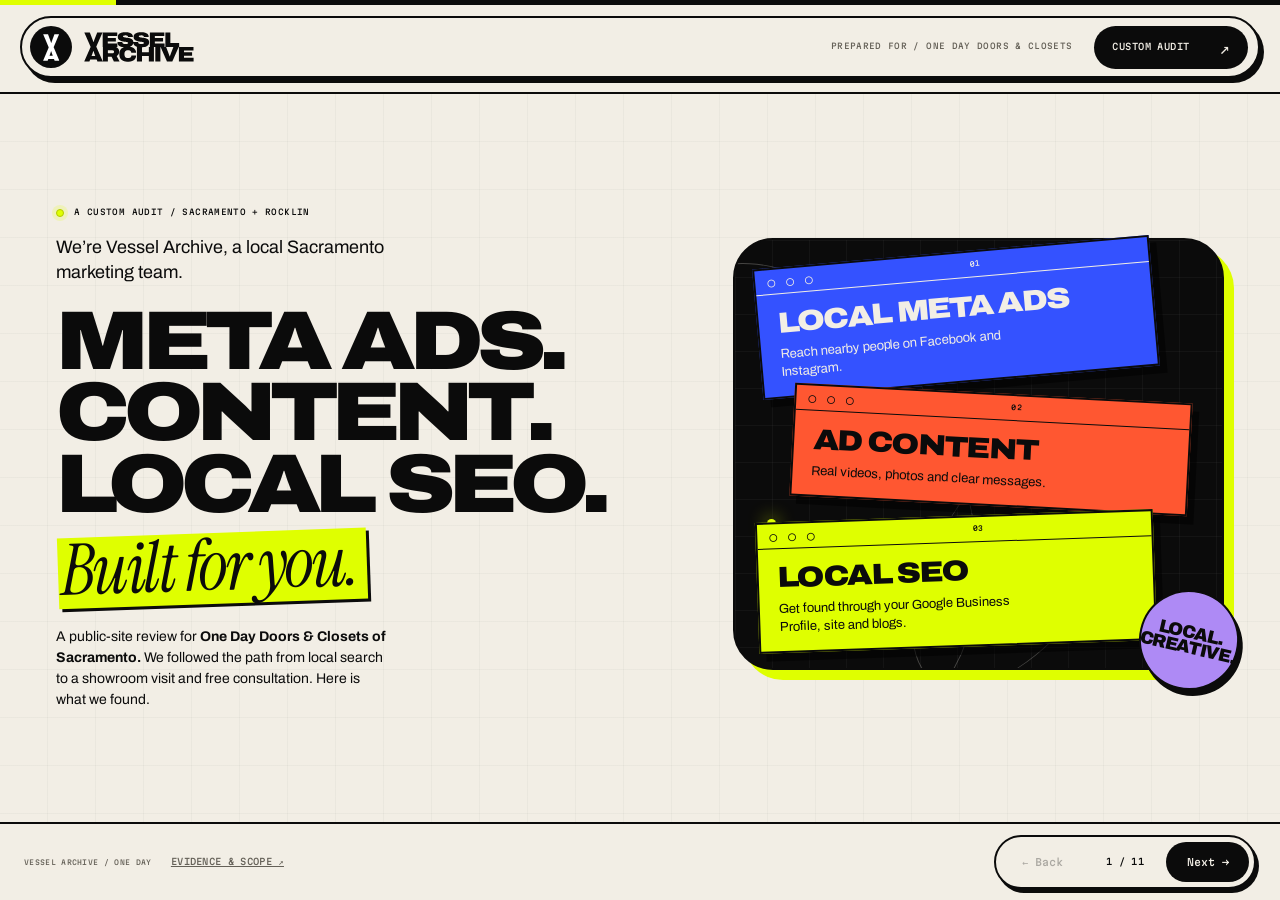
<file: index.html>
<!DOCTYPE html>
<html lang="en"><head><meta charset="utf-8"/><meta content="width=device-width,initial-scale=1,viewport-fit=cover" name="viewport"/><meta content="noindex,nofollow" name="robots"/><meta content="#f2eee5" name="theme-color"/><meta content="A screenshot-backed local website and creative audit for One Day Doors &amp; Closets of Sacramento, by Vessel Archive." name="description"/><title>One Day Doors &amp; Closets × Vessel Archive</title><link href="assets/VA_Symbol_Black.svg" rel="icon" type="image/svg+xml"/><link as="font" crossorigin="" href="assets/archivo.woff" rel="preload" type="font/woff"/><link href="styles.css" rel="stylesheet"/><script defer="" src="app.js"></script><link href="audit.css" rel="stylesheet"/><link href="revision.css" rel="stylesheet"/></head><body><div aria-hidden="true" class="reading-progress"><span id="progress"></span></div><header class="masthead"><a aria-label="Vessel Archive, first page" class="brand" href="#1"><span class="brand-disc"><img alt="" height="30" src="assets/VA_Symbol_White.svg" width="19"/></span><img alt="Vessel Archive" class="wordmark" height="36" src="assets/VA_Primary_Black.svg" width="124"/></a><span class="project-label mono">Prepared for / One Day Doors &amp; Closets</span><span class="nav-tag mono">Custom audit <span aria-hidden="true">↗</span></span></header><main aria-label="11-page public website audit" class="deck"><section aria-hidden="false" aria-label="Page 1" class="slide intro-slide graph" data-page="1" id="slide-1" tabindex="-1"><div class="slide-inner"><div class="cover-grid"><div class="cover-copy"><p class="eyebrow"><span class="signal"></span>A custom audit / Sacramento + Rocklin</p><p class="intro-note">We’re Vessel Archive, a local Sacramento marketing team.</p><h1 class="mega"><span>META ADS.</span><span>CONTENT.</span><span>LOCAL SEO.</span><em class="highlight">Built for you.</em></h1><p class="prepared">A public-site review for <strong>One Day Doors &amp; Closets of Sacramento.</strong> We followed the path from local search to a showroom visit and free consultation. Here is what we found.</p></div><div class="service-stage"><div class="stage-grid"><div class="orbit orbit-a"></div><div class="orbit orbit-b"></div><span class="orbit-point"></span></div><article class="service-window window cobalt"><div class="window-bar"><span class="window-dots">○ ○ ○</span><span>01</span><span></span></div><div class="service-copy"><h3>Local Meta ads</h3><p>Reach nearby people on Facebook and Instagram.</p></div></article><article class="service-window window orange"><div class="window-bar"><span class="window-dots">○ ○ ○</span><span>02</span><span></span></div><div class="service-copy"><h3>Ad content</h3><p>Real videos, photos and clear messages.</p></div></article><article class="service-window window acid"><div class="window-bar"><span class="window-dots">○ ○ ○</span><span>03</span><span></span></div><div class="service-copy"><h3>Local SEO</h3><p>Get found through your Google Business Profile, site and blogs.</p></div></article><div class="archive-sticker"><strong>LOCAL.<br/>CREATIVE.</strong></div></div></div></div></section>
<section aria-hidden="true" aria-label="Page 2" class="slide praise-slide graph" data-page="2" hidden="" id="slide-2" tabindex="-1"><div class="slide-inner"><div class="section-heading"><p class="eyebrow"><span class="signal"></span>What you do well</p><h2 class="mega"><span>Strong local proof.</span><em class="highlight">Worth building on.</em></h2></div><div class="evidence-grid"><div class="finding-copy"><p class="praise-body">People already have good reasons to trust your local team.</p><p>Your Google profile showed <strong>4.9 stars from 282 reviews.</strong> Your site also has a local project gallery with real door and closet work.</p><p>That is a strong base. The next step is to make the online path feel as clear and careful as the work itself.</p><p class="scope">Public pages checked November 9, 2026. Ratings change. We did not verify each review or measure sales.</p></div><div class="praise-proofs"><figure class="proof window"><div class="window-bar"><span>Google business profile</span><time datetime="2026-11-09">09 NOV 2026</time></div><a aria-label="Open full screenshot: Google business profile" class="proof-image" href="evidence/google-profile.png" rel="noopener" target="_blank"><img alt="Google business profile" loading="lazy" src="evidence/google-profile.png"/></a><figcaption><a href="https://g.page/r/CX6VemgRWB2BEB0" rel="noopener" target="_blank">Source page ↗</a><span>Tap to enlarge</span></figcaption></figure><figure class="proof window"><div class="window-bar"><span>Sacramento project gallery</span><time datetime="2026-11-09">09 NOV 2026</time></div><a aria-label="Open full screenshot: Sacramento project gallery" class="proof-image" href="evidence/local-projects.png" rel="noopener" target="_blank"><img alt="Sacramento project gallery" loading="lazy" src="evidence/local-projects.png"/></a><figcaption><a href="https://onedaydoorsandclosets.com/projects/sacramento-ca" rel="noopener" target="_blank">Source page ↗</a><span>Tap to enlarge</span></figcaption></figure></div></div></div></section>
<section aria-hidden="true" aria-label="Page 3" class="slide findings-slide paired-slide graph" data-page="3" hidden="" id="slide-3" tabindex="-1"><div class="slide-inner"><div class="section-heading"><p class="eyebrow"><span class="signal"></span>What we found / 1 of 3</p><h2 class="mega"><span>Local details.</span><em class="highlight">One clear answer.</em></h2></div><div class="paired-findings"><article class="paired-finding"><div class="paired-copy"><div class="finding-title"><span class="finding-id">01</span><h3>The map names the wrong city.</h3></div><p>The embedded map says Lincoln, CA 95648. The address beside it says Rocklin, CA 95765.</p><p class="fix-line"><strong>Our fix.</strong> Use the verified Google business pin, then test the map and directions link on a phone.</p><p class="scope">Observed page mismatch. The separate directions link opens the correct business profile.</p></div><div class="finding-proof"><figure class="proof window"><div class="window-bar"><span>Map label vs. printed address</span><time datetime="2026-11-09">09 NOV 2026</time></div><a aria-label="Open full screenshot: Map label vs. printed address" class="proof-image" href="evidence/sacramento-location.png" rel="noopener" target="_blank"><img alt="Map label vs. printed address" loading="lazy" src="evidence/sacramento-location.png"/></a><figcaption><a href="https://onedaydoorsandclosets.com/dealers/sacramento-ca" rel="noopener" target="_blank">Source page ↗</a><span>Tap to enlarge</span></figcaption></figure></div></article><article class="paired-finding"><div class="paired-copy"><div class="finding-title"><span class="finding-id">02</span><h3>Saturday hours do not match.</h3></div><p>Your site says 10 am–4 pm, by appointment. Google says 9 am–5 pm.</p><p class="fix-line"><strong>Our fix.</strong> Confirm the real Saturday hours and appointment rule. Show the same details everywhere.</p><p class="scope">We did not call or visit. This is a mismatch, not a claim about the true opening time.</p></div><div class="finding-proof proof-pair"><figure class="proof window"><div class="window-bar"><span>Site: Saturday 10–4 by appointment</span><time datetime="2026-11-09">09 NOV 2026</time></div><a aria-label="Open full screenshot: Site: Saturday 10–4 by appointment" class="proof-image" href="evidence/sacramento-location.png" rel="noopener" target="_blank"><img alt="Site: Saturday 10–4 by appointment" loading="lazy" src="evidence/sacramento-location.png"/></a><figcaption><a href="https://onedaydoorsandclosets.com/dealers/sacramento-ca" rel="noopener" target="_blank">Source page ↗</a><span>Tap to enlarge</span></figcaption></figure><figure class="proof window"><div class="window-bar"><span>Google: Saturday 9–5</span><time datetime="2026-11-09">09 NOV 2026</time></div><a aria-label="Open full screenshot: Google: Saturday 9–5" class="proof-image" href="evidence/google-hours.png" rel="noopener" target="_blank"><img alt="Google: Saturday 9–5" loading="lazy" src="evidence/google-hours.png"/></a><figcaption><a href="https://g.page/r/CX6VemgRWB2BEB0" rel="noopener" target="_blank">Source page ↗</a><span>Tap to enlarge</span></figcaption></figure></div></article></div></div></section>
<section aria-hidden="true" aria-label="Page 4" class="slide findings-slide paired-slide graph" data-page="4" hidden="" id="slide-4" tabindex="-1"><div class="slide-inner"><div class="section-heading"><p class="eyebrow"><span class="signal"></span>What we found / 2 of 3</p><h2 class="mega"><span>Faster pages.</span><em class="highlight">A more local story.</em></h2></div><div class="paired-findings"><article class="paired-finding"><div class="paired-copy"><div class="finding-title"><span class="finding-id">03</span><h3>A slow-phone test took 17 seconds.</h3></div><p>Google’s mobile lab test took 17.0 seconds to show the largest page element. Its speed score was 54/100.</p><p class="fix-line"><strong>Our fix.</strong> Lighten the first screen’s images and scripts. Retest on a slow connection.</p><p class="scope">One simulated test, not every visitor. Site-wide real-user speed data passed Google’s checks.</p></div><div class="finding-proof proof-pair"><figure class="proof window"><div class="window-bar"><span>Mobile lab test: LCP 17.0 seconds</span><time datetime="2026-11-09">09 NOV 2026</time></div><a aria-label="Open full screenshot: Mobile lab test: LCP 17.0 seconds" class="proof-image" href="evidence/psi-mobile-lab.png" rel="noopener" target="_blank"><img alt="Mobile lab test: LCP 17.0 seconds" loading="lazy" src="evidence/psi-mobile-lab.png"/></a><figcaption><a href="https://pagespeed.web.dev/analysis/https-onedaydoorsandclosets-com-dealers-sacramento-ca/okveh5j8fg?form_factor=mobile" rel="noopener" target="_blank">Source page ↗</a><span>Tap to enlarge</span></figcaption></figure><figure class="proof window"><div class="window-bar"><span>Origin-level real-user data: passed</span><time datetime="2026-11-09">09 NOV 2026</time></div><a aria-label="Open full screenshot: Origin-level real-user data: passed" class="proof-image" href="evidence/psi-mobile-field.png" rel="noopener" target="_blank"><img alt="Origin-level real-user data: passed" loading="lazy" src="evidence/psi-mobile-field.png"/></a><figcaption><a href="https://pagespeed.web.dev/analysis/https-onedaydoorsandclosets-com-dealers-sacramento-ca/okveh5j8fg?form_factor=mobile" rel="noopener" target="_blank">Source page ↗</a><span>Tap to enlarge</span></figcaption></figure></div></article><article class="paired-finding"><div class="paired-copy"><div class="finding-title"><span class="finding-id">04</span><h3>City pages repeat the same story.</h3></div><p>The Rocklin and Sacramento pages use the same main service copy with city names swapped.</p><p class="fix-line"><strong>Our fix.</strong> Give each city real local projects, photos and helpful answers. Link to the local team.</p><p class="scope">Observed content pattern. We did not measure a search penalty or lost rankings.</p></div><div class="finding-proof proof-pair"><figure class="proof window"><div class="window-bar"><span>Rocklin service copy</span><time datetime="2026-11-09">09 NOV 2026</time></div><a aria-label="Open full screenshot: Rocklin service copy" class="proof-image" href="evidence/rocklin-service-copy.png" rel="noopener" target="_blank"><img alt="Rocklin service copy" loading="lazy" src="evidence/rocklin-service-copy.png"/></a><figcaption><a href="https://onedaydoorsandclosets.com/cities/rocklin-ca" rel="noopener" target="_blank">Source page ↗</a><span>Tap to enlarge</span></figcaption></figure><figure class="proof window"><div class="window-bar"><span>Sacramento service copy</span><time datetime="2026-11-09">09 NOV 2026</time></div><a aria-label="Open full screenshot: Sacramento service copy" class="proof-image" href="evidence/sacramento-service-copy.png" rel="noopener" target="_blank"><img alt="Sacramento service copy" loading="lazy" src="evidence/sacramento-service-copy.png"/></a><figcaption><a href="https://onedaydoorsandclosets.com/cities/sacramento-ca" rel="noopener" target="_blank">Source page ↗</a><span>Tap to enlarge</span></figcaption></figure></div></article></div></div></section>
<section aria-hidden="true" aria-label="Page 5" class="slide findings-slide paired-slide graph" data-page="5" hidden="" id="slide-5" tabindex="-1"><div class="slide-inner"><div class="section-heading"><p class="eyebrow"><span class="signal"></span>What we found / 3 of 3</p><h2 class="mega"><span>The next step.</span><em class="highlight">A fresh reason to act.</em></h2></div><div class="paired-findings"><article class="paired-finding"><div class="paired-copy"><div class="finding-title"><span class="finding-id">05</span><h3>The form leaves “what next?” open.</h3></div><p>The consultation form asks for contact and project details, but gives no clear staff reply time or time-slot choice.</p><p class="fix-line"><strong>Our fix.</strong> Add a realistic reply window and explain the next step. Only promise what the team can keep.</p><p class="scope">We inspected the form without submitting. Actual response speed is unknown.</p></div><div class="finding-proof"><figure class="proof window"><div class="window-bar"><span>Free consultation request form</span><time datetime="2026-11-09">09 NOV 2026</time></div><a aria-label="Open full screenshot: Free consultation request form" class="proof-image" href="evidence/consultation-form.png" rel="noopener" target="_blank"><img alt="Free consultation request form" loading="lazy" src="evidence/consultation-form.png"/></a><figcaption><a href="https://onedaydoorsandclosets.com/dealers/sacramento-ca" rel="noopener" target="_blank">Source page ↗</a><span>Tap to enlarge</span></figcaption></figure></div></article><article class="paired-finding"><div class="paired-copy"><div class="finding-title"><span class="finding-id">06</span><h3>Several ads share one sale hook.</h3></div><p>Several active Sacramento ads start with the same Fall sale message. Other ads explain the one-day process.</p><p class="fix-line"><strong>Our fix.</strong> Test a local homeowner story beside the sale ads. Follow one real room from before to after.</p><p class="scope">Creative test idea, not proof the current ads are weak. Spend and results were unavailable.</p></div><div class="finding-proof"><figure class="proof window"><div class="window-bar"><span>Active ads with repeated sale copy</span><time datetime="2026-11-09">09 NOV 2026</time></div><a aria-label="Open full screenshot: Active ads with repeated sale copy" class="proof-image" href="evidence/meta-repeat-hooks.png" rel="noopener" target="_blank"><img alt="Active ads with repeated sale copy" loading="lazy" src="evidence/meta-repeat-hooks.png"/></a><figcaption><a href="https://www.facebook.com/ads/library/?active_status=active&amp;ad_type=all&amp;country=US&amp;view_all_page_id=113342071382719" rel="noopener" target="_blank">Source page ↗</a><span>Tap to enlarge</span></figcaption></figure></div></article></div></div></section>
<section aria-hidden="true" aria-label="Page 6" class="slide fixes-slide dark" data-page="6" hidden="" id="slide-6" tabindex="-1"><div class="slide-inner"><div class="section-heading"><p class="eyebrow"><span class="signal"></span>How we would help / 1 of 2</p><h2 class="mega"><span>Here’s the fix.</span><em class="highlight">Make every visit easier.</em></h2></div><div class="audit-rows"><article class="audit-row"><span class="row-number fix-number">01 + 02</span><div class="row-content"><h3>One trusted showroom destination</h3><p>Match the map, Google profile and site hours. Keep the appointment rule clear. Check directions and tap-to-call links on a real phone.</p></div></article><article class="audit-row"><span class="row-number fix-number">03 + 05</span><div class="row-content"><h3>A lighter page. A clearer next step.</h3><p>Make the first screen faster, keep the local phone number easy to find, and explain what happens after a consultation request. Measure completed requests before judging the changes.</p></div></article></div></div></section>
<section aria-hidden="true" aria-label="Page 7" class="slide fixes-slide dark" data-page="7" hidden="" id="slide-7" tabindex="-1"><div class="slide-inner"><div class="section-heading"><p class="eyebrow"><span class="signal"></span>How we would help / 2 of 2</p><h2 class="mega"><span>Here’s the fix.</span><em class="highlight">Let local work lead.</em></h2></div><div class="audit-rows"><article class="audit-row"><span class="row-number fix-number">04 + 06</span><div class="row-content"><h3>Turn real projects into local stories</h3><p>Pair each city page with a nearby project, a homeowner’s goal and a finished room. Use short clips to show the scan, fitting and final reveal. Get permission before filming customers or homes.</p></div></article><article class="audit-row"><span class="row-number fix-number">TEST</span><div class="row-content"><h3>Connect interest to real consultations</h3><p>With approved account access, check ad and form tracking first. Measure qualified calls, booked visits and completed jobs. Compare creative ideas fairly before changing spend.</p></div></article></div></div></section>
<section aria-hidden="true" aria-label="Page 8" class="slide videos-slide graph" data-page="8" hidden="" id="slide-8" tabindex="-1"><div class="slide-inner"><div class="section-heading"><p class="eyebrow"><span class="signal"></span>Ideas for your next shoot</p><h2 class="mega"><span>REAL VIDEOS.</span><em class="highlight">Made for your business.</em></h2></div><div class="creative-cards"><article class="creative-card window cobalt"><div class="window-bar"><span class="window-dots">○ ○ ○</span><span>Video idea</span><span>01</span></div><div class="creative-copy"><span class="creative-number">01</span><div><h3>One room. One clear before and after.</h3><p>Open on the old doors, show the key work steps, then reveal the finished space. Let the homeowner explain what changed. Keep any timing claim true to that job.</p></div></div></article><article class="creative-card window orange"><div class="window-bar"><span class="window-dots">○ ○ ○</span><span>Video idea</span><span>02</span></div><div class="creative-copy"><span class="creative-number">02</span><div><h3>What happens at the free consultation?</h3><p>Follow a local team member through the visit, design choices and scan. Answer the questions people ask before booking. End with one clear next step.</p></div></div></article><article class="creative-card window acid"><div class="window-bar"><span class="window-dots">○ ○ ○</span><span>Video idea</span><span>03</span></div><div class="creative-copy"><span class="creative-number">03</span><div><h3>Meet the Rocklin team</h3><p>Show who welcomes a visitor and fits the doors. Add a quick showroom walk-through, the right address and the appointment rule. Make the local team easy to recognize.</p></div></div></article></div></div></section>
<section aria-hidden="true" aria-label="Page 9" class="slide roadmap-slide roadmap-first dark" data-page="9" hidden="" id="slide-9" tabindex="-1"><div class="slide-inner"><div class="section-heading"><p class="eyebrow"><span class="signal"></span>A proposed starting plan / 1 of 2</p><h2 class="mega"><span>THE FIRST</span><em class="highlight">90 days.</em></h2></div><div class="roadmap-cards roadmap-pair"><article class="roadmap-card window acid"><div class="roadmap-copy"><span class="roadmap-label mono">Days 1–30</span><div><h3>Build the foundation</h3><p>Confirm location details. Set a clear baseline for calls and forms. Fix the first-screen speed issues, plan one local shoot and build the first city-page improvements.</p></div></div></article><article class="roadmap-card window cobalt"><div class="roadmap-copy"><span class="roadmap-label mono">Days 31–60</span><div><h3>Launch and learn</h3><p>With your approval, test local project clips beside the current offer. Check which messages lead to useful calls and booked consultations, not just views. Refine the page and form.</p></div></div></article></div><p class="roadmap-note mono">Proposed plan only. Timing, access, content and any ad budget need approval.</p></div></section>
<section aria-hidden="true" aria-label="Page 10" class="slide roadmap-slide roadmap-second dark" data-page="10" hidden="" id="slide-10" tabindex="-1"><div class="slide-inner"><div class="section-heading"><p class="eyebrow"><span class="signal"></span>A proposed starting plan / 2 of 2</p><h2 class="mega"><span>KEEP IT</span><em class="highlight">moving.</em></h2></div><div class="roadmap-finish"><div class="roadmap-cards roadmap-single"><article class="roadmap-card window orange"><div class="roadmap-copy"><span class="roadmap-label mono">Days 61–90</span><div><h3>Build on real results</h3><p>Make more of the content that brings qualified interest. Improve the local pages and follow-up path. Report what changed, what worked and what still needs testing.</p></div></div></article></div><div class="roadmap-loop"><span class="mono">Then, every month</span><p>Then repeat each month: shoot, test, learn and improve.</p></div></div><p class="roadmap-note mono">Proposed plan only. Timing, access, content and any ad budget need approval.</p></div></section>
<section aria-hidden="true" aria-label="Page 11" class="slide close-slide graph" data-page="11" hidden="" id="slide-11" tabindex="-1"><div class="slide-inner"><div class="close-top"><div><p class="eyebrow"><span class="signal"></span>From one local team to another</p><h2 class="mega"><span>Good local businesses deserve </span><em class="highlight">to grow.</em></h2></div><div class="closing-symbol"><img alt="" src="assets/VA_Symbol_Black.svg"/></div></div><div class="close-bottom"><p class="lead">Whether we work together or not, we hope this helps. Your local work deserves a clear path from first look to first visit. We can talk through the next step when you’re ready.</p><div class="actions"><a class="button" href="mailto:teo@vessel-archive.com">Plan a quick call <span>↗</span></a><a class="work-link mono" href="https://vessel-archive.com/" rel="noopener" target="_blank">See our work <span>↗</span></a></div></div><div class="footer-wordmark"><img alt="Vessel Archive" src="assets/VA_Primary_Black.svg"/></div></div></section></main><footer class="deck-footer"><span class="footer-label mono">Vessel Archive / One Day <a href="audit-notes.html" rel="noopener" target="_blank">Evidence &amp; scope ↗</a></span><nav aria-label="Page navigation" class="controls"><button aria-label="Previous page" disabled="" id="back" type="button">← <span>Back</span></button><div class="count mono"><strong id="page-number">1 / 11</strong></div><button aria-label="Next page" id="next" type="button"><span>Next</span> →</button></nav></footer><div aria-atomic="true" aria-live="polite" class="visually-hidden" id="page-status"></div></body></html>
</file>
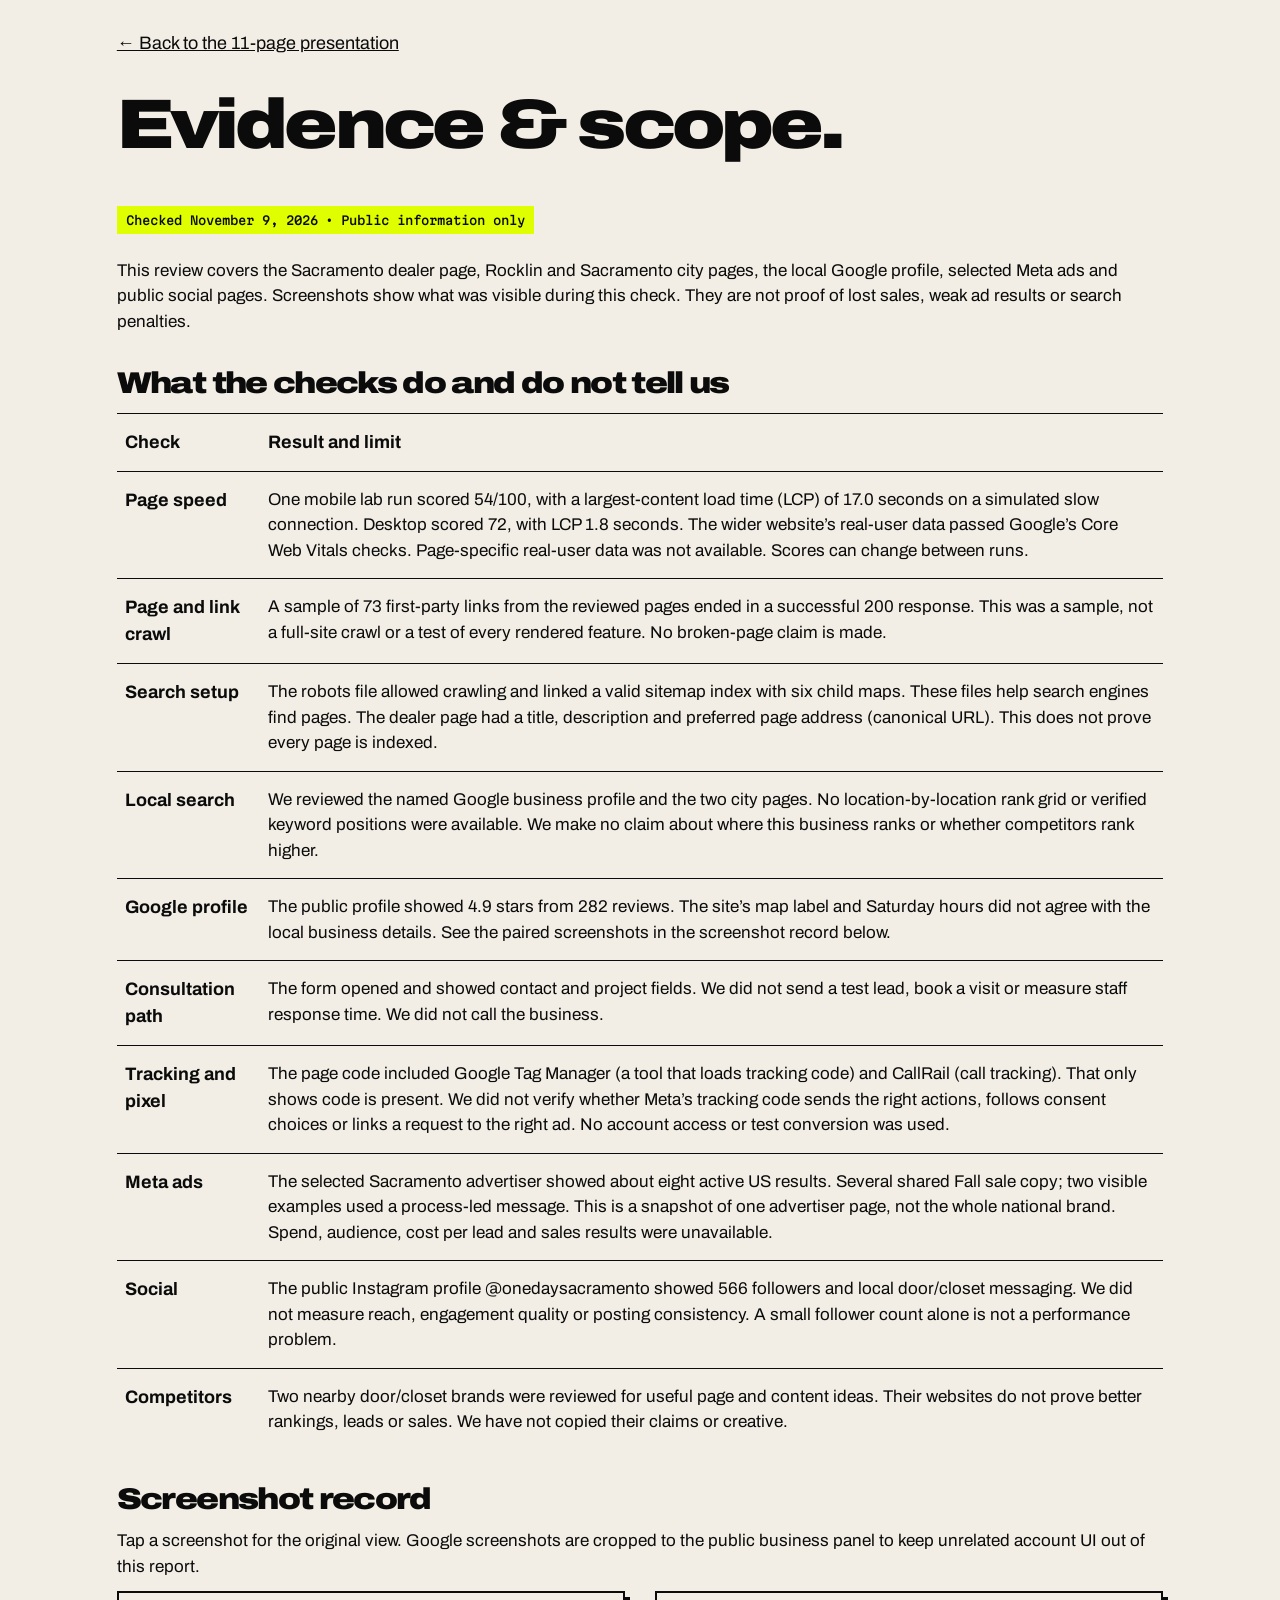
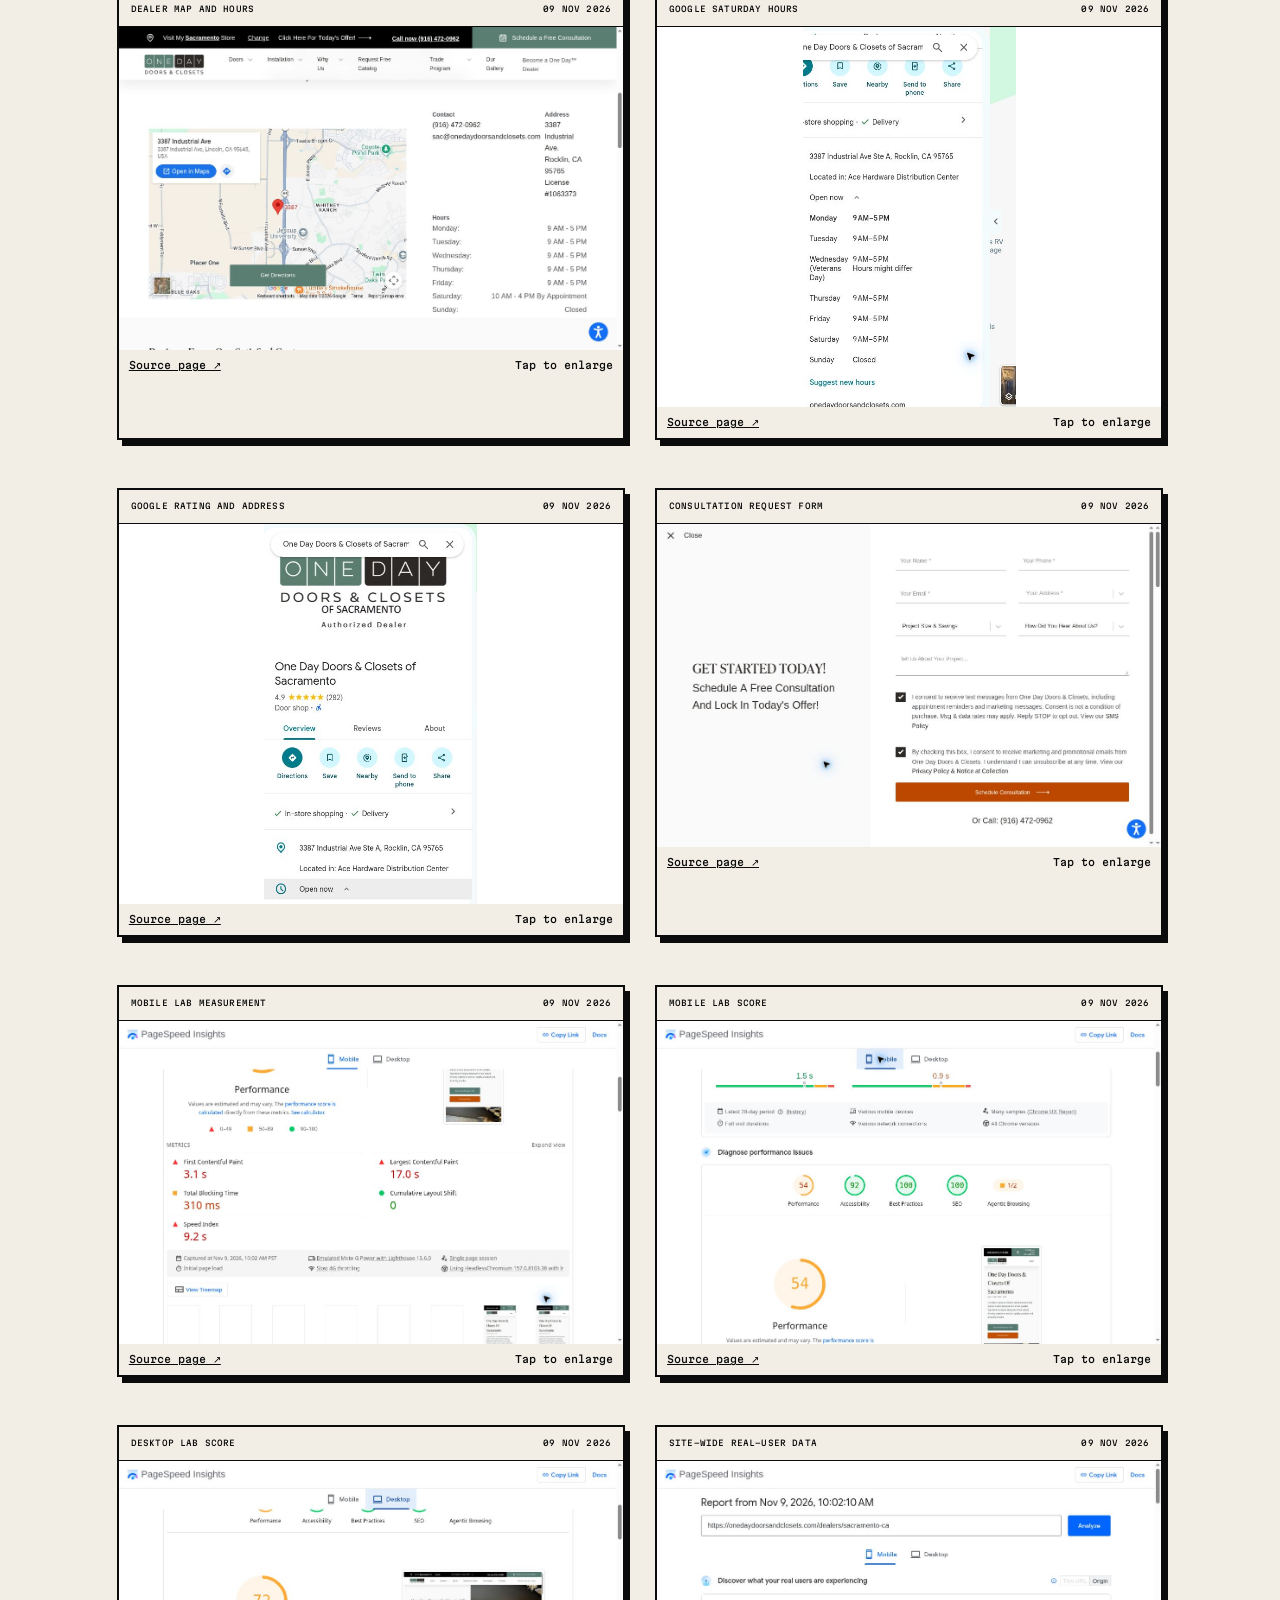
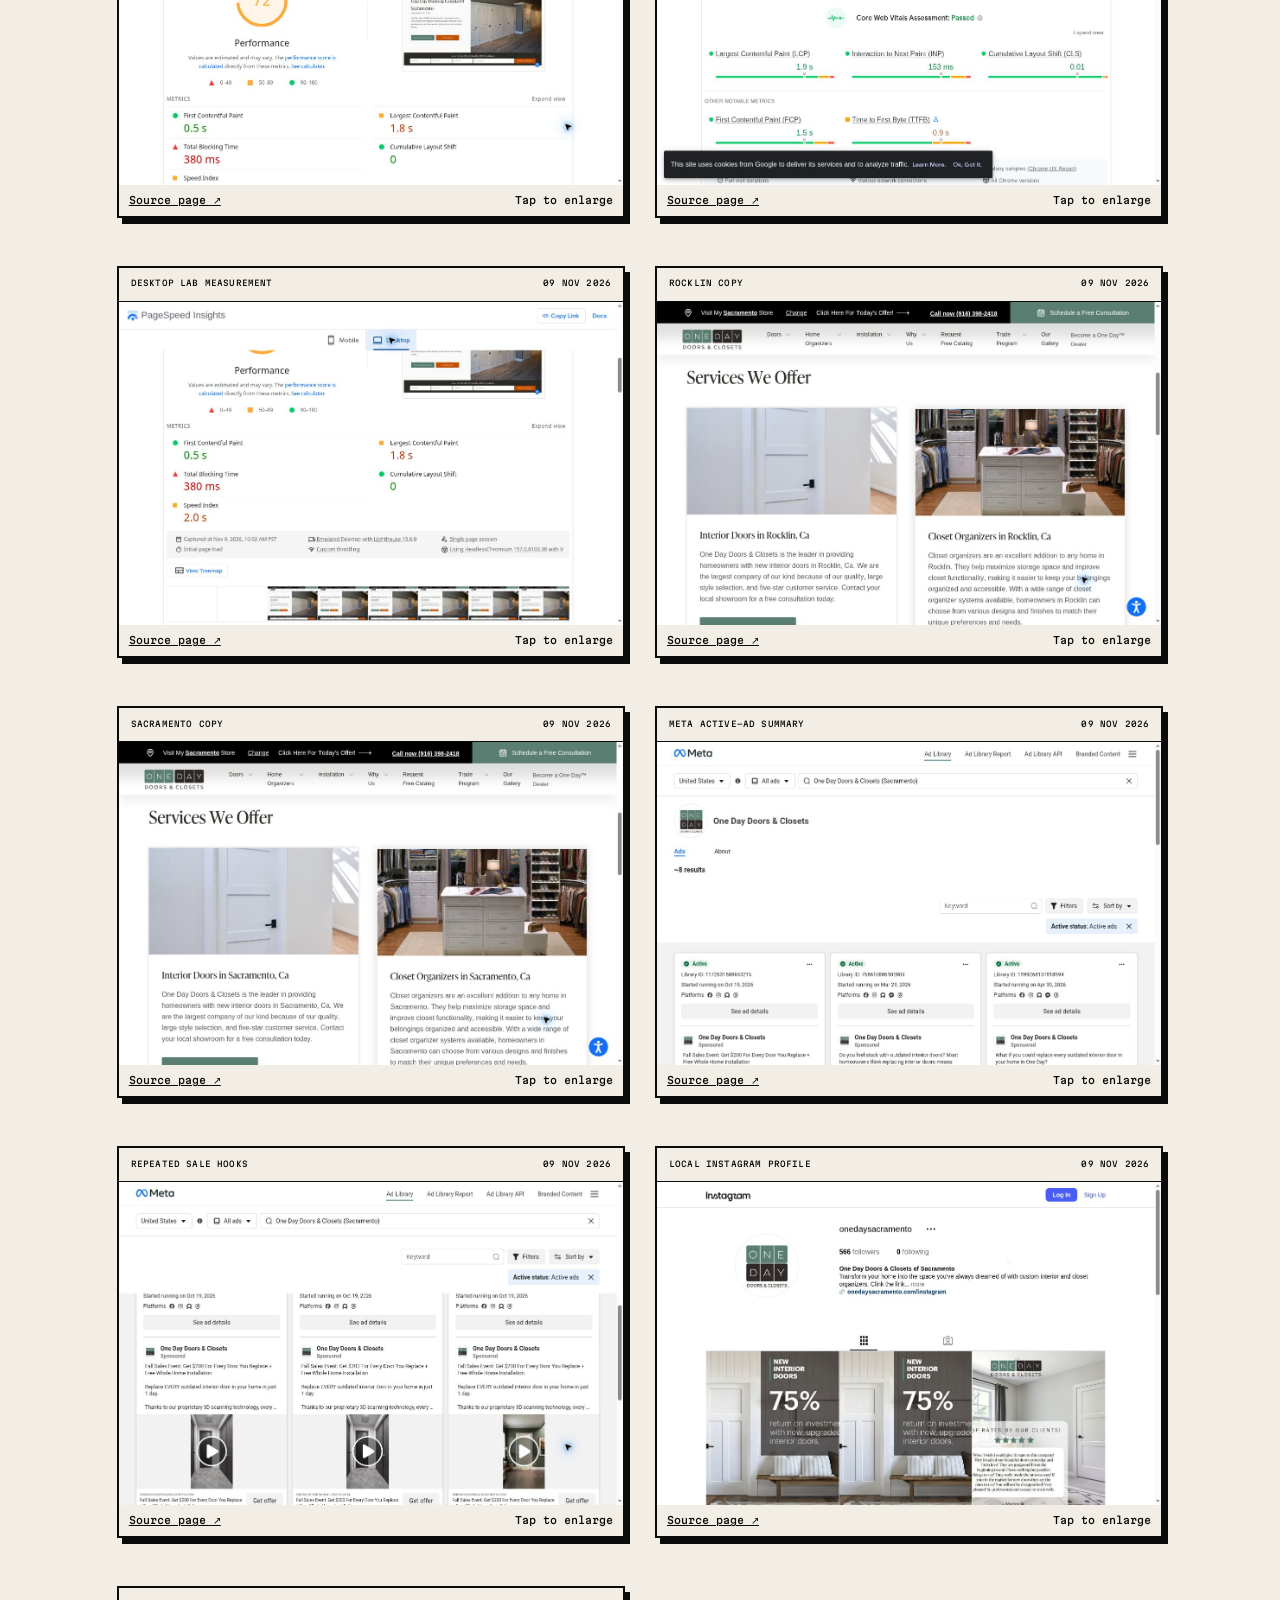
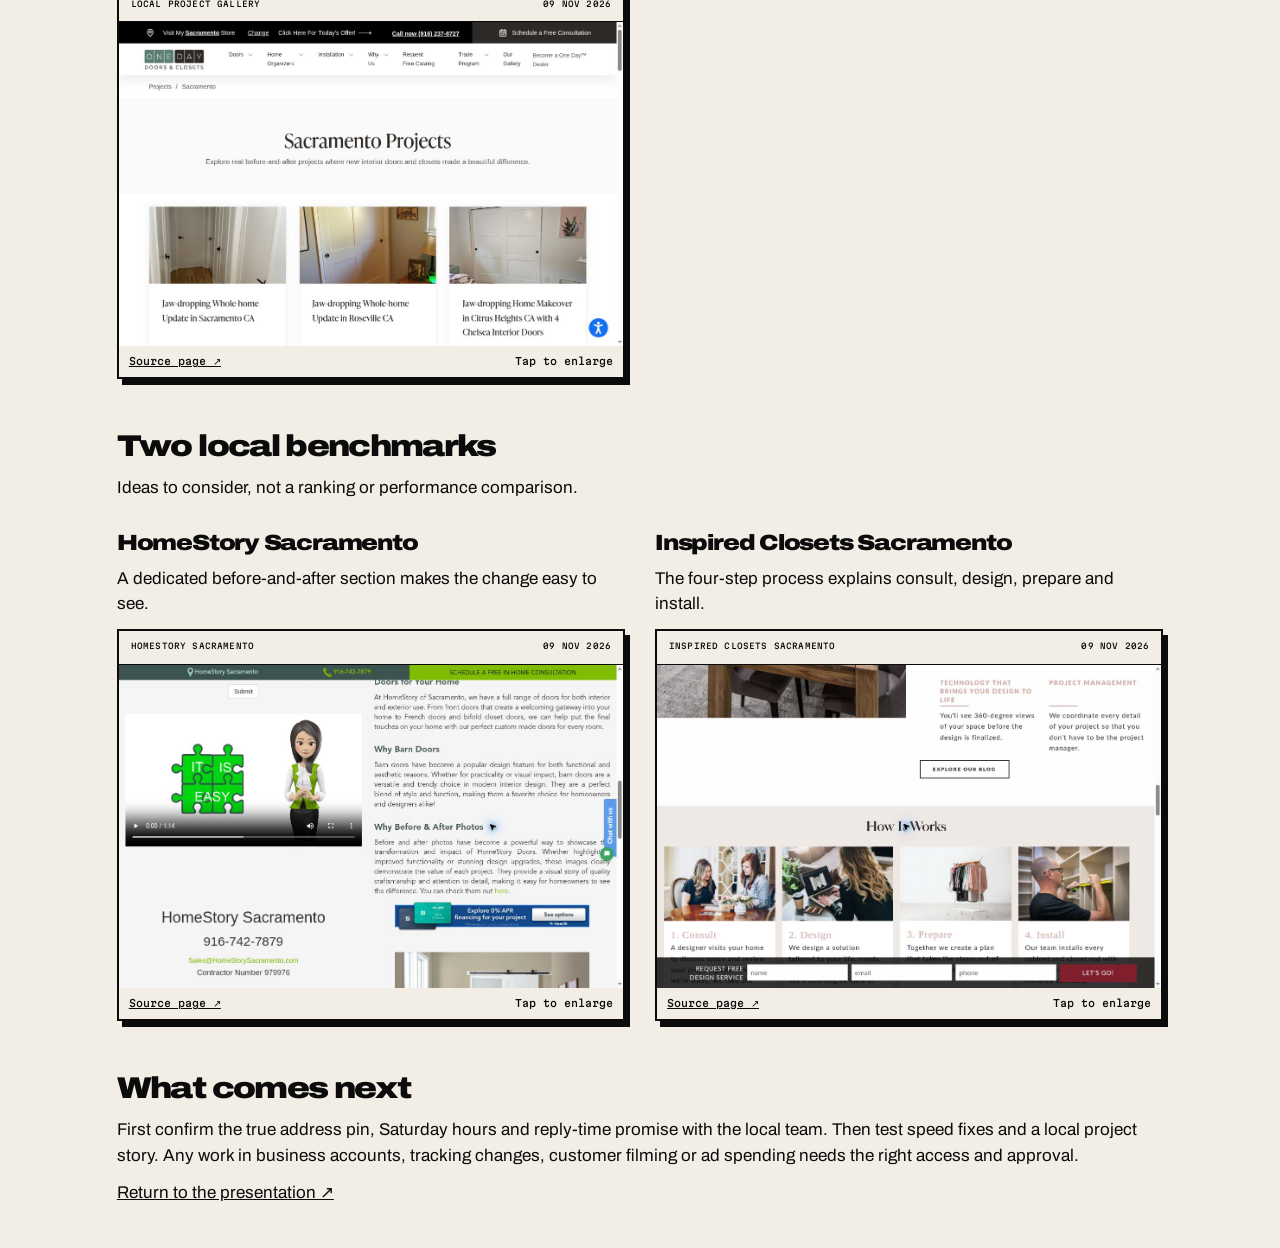
<file: audit-notes.html>
<!doctype html><html lang="en"><head><meta charset="utf-8"><meta name="viewport" content="width=device-width,initial-scale=1"><meta name="robots" content="noindex,nofollow"><title>Evidence & scope | One Day × Vessel Archive</title><link rel="stylesheet" href="styles.css"><link rel="stylesheet" href="audit.css"><style>html{height:auto;overflow:auto}body{display:block;height:auto;overflow:auto;padding:30px 6vw;max-width:1200px;margin:auto}h1{font-size:clamp(38px,6vw,70px);margin:35px 0}h2{font-size:30px;margin:35px 0 15px}h3{font-size:22px;margin:20px 0 10px}p,li,td{font:17px/1.5 Archivo,Arial,sans-serif}p{margin:12px 0}a{text-decoration:underline}table{border-collapse:collapse;width:100%}td,th{text-align:left;border-top:1px solid;padding:15px 8px;vertical-align:top}th{font-size:18px}.grid{display:grid;grid-template-columns:1fr 1fr;gap:30px}.proof img{max-height:380px}.tag{font:12px/1.5 var(--mono);background:var(--lime);padding:5px 9px;display:inline-block}@media(max-width:700px){.grid{grid-template-columns:1fr}td,th{font-size:14px;padding:12px 5px}}</style></head><body><a href="index.html">← Back to the 11-page presentation</a><h1>Evidence &amp; scope.</h1><p class="tag">Checked November 9, 2026 • Public information only</p><p>This review covers the Sacramento dealer page, Rocklin and Sacramento city pages, the local Google profile, selected Meta ads and public social pages. Screenshots show what was visible during this check. They are not proof of lost sales, weak ad results or search penalties.</p><h2>What the checks do and do not tell us</h2><table><thead><tr><th>Check</th><th>Result and limit</th></tr></thead><tbody><tr><th>Page speed</th><td>One mobile lab run scored 54/100, with a largest-content load time (LCP) of 17.0 seconds on a simulated slow connection. Desktop scored 72, with LCP 1.8 seconds. The wider website’s real-user data passed Google’s Core Web Vitals checks. Page-specific real-user data was not available. Scores can change between runs.</td></tr><tr><th>Page and link crawl</th><td>A sample of 73 first-party links from the reviewed pages ended in a successful 200 response. This was a sample, not a full-site crawl or a test of every rendered feature. No broken-page claim is made.</td></tr><tr><th>Search setup</th><td>The robots file allowed crawling and linked a valid sitemap index with six child maps. These files help search engines find pages. The dealer page had a title, description and preferred page address (canonical URL). This does not prove every page is indexed.</td></tr><tr><th>Local search</th><td>We reviewed the named Google business profile and the two city pages. No location-by-location rank grid or verified keyword positions were available. We make no claim about where this business ranks or whether competitors rank higher.</td></tr><tr><th>Google profile</th><td>The public profile showed 4.9 stars from 282 reviews. The site’s map label and Saturday hours did not agree with the local business details. See the paired screenshots in the screenshot record below.</td></tr><tr><th>Consultation path</th><td>The form opened and showed contact and project fields. We did not send a test lead, book a visit or measure staff response time. We did not call the business.</td></tr><tr><th>Tracking and pixel</th><td>The page code included Google Tag Manager (a tool that loads tracking code) and CallRail (call tracking). That only shows code is present. We did not verify whether Meta’s tracking code sends the right actions, follows consent choices or links a request to the right ad. No account access or test conversion was used.</td></tr><tr><th>Meta ads</th><td>The selected Sacramento advertiser showed about eight active US results. Several shared Fall sale copy; two visible examples used a process-led message. This is a snapshot of one advertiser page, not the whole national brand. Spend, audience, cost per lead and sales results were unavailable.</td></tr><tr><th>Social</th><td>The public Instagram profile @onedaysacramento showed 566 followers and local door/closet messaging. We did not measure reach, engagement quality or posting consistency. A small follower count alone is not a performance problem.</td></tr><tr><th>Competitors</th><td>Two nearby door/closet brands were reviewed for useful page and content ideas. Their websites do not prove better rankings, leads or sales. We have not copied their claims or creative.</td></tr></tbody></table><h2>Screenshot record</h2><p>Tap a screenshot for the original view. Google screenshots are cropped to the public business panel to keep unrelated account UI out of this report.</p><div class="grid"><figure class="proof window"><div class="window-bar"><span>Dealer map and hours</span><time datetime="2026-11-09">09 NOV 2026</time></div><a class="proof-image" href="evidence/sacramento-location.png" target="_blank" rel="noopener" aria-label="Open full screenshot: Dealer map and hours"><img src="evidence/sacramento-location.png" alt="Dealer map and hours" loading="lazy"></a><figcaption><a href="https://onedaydoorsandclosets.com/dealers/sacramento-ca" target="_blank" rel="noopener">Source page ↗</a><span>Tap to enlarge</span></figcaption></figure><figure class="proof window"><div class="window-bar"><span>Google Saturday hours</span><time datetime="2026-11-09">09 NOV 2026</time></div><a class="proof-image" href="evidence/google-hours.png" target="_blank" rel="noopener" aria-label="Open full screenshot: Google Saturday hours"><img src="evidence/google-hours.png" alt="Google Saturday hours" loading="lazy"></a><figcaption><a href="https://g.page/r/CX6VemgRWB2BEB0" target="_blank" rel="noopener">Source page ↗</a><span>Tap to enlarge</span></figcaption></figure><figure class="proof window"><div class="window-bar"><span>Google rating and address</span><time datetime="2026-11-09">09 NOV 2026</time></div><a class="proof-image" href="evidence/google-profile.png" target="_blank" rel="noopener" aria-label="Open full screenshot: Google rating and address"><img src="evidence/google-profile.png" alt="Google rating and address" loading="lazy"></a><figcaption><a href="https://g.page/r/CX6VemgRWB2BEB0" target="_blank" rel="noopener">Source page ↗</a><span>Tap to enlarge</span></figcaption></figure><figure class="proof window"><div class="window-bar"><span>Consultation request form</span><time datetime="2026-11-09">09 NOV 2026</time></div><a class="proof-image" href="evidence/consultation-form.png" target="_blank" rel="noopener" aria-label="Open full screenshot: Consultation request form"><img src="evidence/consultation-form.png" alt="Consultation request form" loading="lazy"></a><figcaption><a href="https://onedaydoorsandclosets.com/dealers/sacramento-ca" target="_blank" rel="noopener">Source page ↗</a><span>Tap to enlarge</span></figcaption></figure><figure class="proof window"><div class="window-bar"><span>Mobile lab measurement</span><time datetime="2026-11-09">09 NOV 2026</time></div><a class="proof-image" href="evidence/psi-mobile-lab.png" target="_blank" rel="noopener" aria-label="Open full screenshot: Mobile lab measurement"><img src="evidence/psi-mobile-lab.png" alt="Mobile lab measurement" loading="lazy"></a><figcaption><a href="https://pagespeed.web.dev/analysis/https-onedaydoorsandclosets-com-dealers-sacramento-ca/okveh5j8fg?form_factor=mobile" target="_blank" rel="noopener">Source page ↗</a><span>Tap to enlarge</span></figcaption></figure><figure class="proof window"><div class="window-bar"><span>Mobile lab score</span><time datetime="2026-11-09">09 NOV 2026</time></div><a class="proof-image" href="evidence/psi-mobile-score.png" target="_blank" rel="noopener" aria-label="Open full screenshot: Mobile lab score"><img src="evidence/psi-mobile-score.png" alt="Mobile lab score" loading="lazy"></a><figcaption><a href="https://pagespeed.web.dev/analysis/https-onedaydoorsandclosets-com-dealers-sacramento-ca/okveh5j8fg?form_factor=mobile" target="_blank" rel="noopener">Source page ↗</a><span>Tap to enlarge</span></figcaption></figure><figure class="proof window"><div class="window-bar"><span>Desktop lab score</span><time datetime="2026-11-09">09 NOV 2026</time></div><a class="proof-image" href="evidence/psi-desktop-score.png" target="_blank" rel="noopener" aria-label="Open full screenshot: Desktop lab score"><img src="evidence/psi-desktop-score.png" alt="Desktop lab score" loading="lazy"></a><figcaption><a href="https://pagespeed.web.dev/analysis/https-onedaydoorsandclosets-com-dealers-sacramento-ca/okveh5j8fg?form_factor=desktop" target="_blank" rel="noopener">Source page ↗</a><span>Tap to enlarge</span></figcaption></figure><figure class="proof window"><div class="window-bar"><span>Site-wide real-user data</span><time datetime="2026-11-09">09 NOV 2026</time></div><a class="proof-image" href="evidence/psi-mobile-field.png" target="_blank" rel="noopener" aria-label="Open full screenshot: Site-wide real-user data"><img src="evidence/psi-mobile-field.png" alt="Site-wide real-user data" loading="lazy"></a><figcaption><a href="https://pagespeed.web.dev/analysis/https-onedaydoorsandclosets-com-dealers-sacramento-ca/okveh5j8fg?form_factor=mobile" target="_blank" rel="noopener">Source page ↗</a><span>Tap to enlarge</span></figcaption></figure><figure class="proof window"><div class="window-bar"><span>Desktop lab measurement</span><time datetime="2026-11-09">09 NOV 2026</time></div><a class="proof-image" href="evidence/psi-desktop-lab.png" target="_blank" rel="noopener" aria-label="Open full screenshot: Desktop lab measurement"><img src="evidence/psi-desktop-lab.png" alt="Desktop lab measurement" loading="lazy"></a><figcaption><a href="https://pagespeed.web.dev/analysis/https-onedaydoorsandclosets-com-dealers-sacramento-ca/okveh5j8fg?form_factor=desktop" target="_blank" rel="noopener">Source page ↗</a><span>Tap to enlarge</span></figcaption></figure><figure class="proof window"><div class="window-bar"><span>Rocklin copy</span><time datetime="2026-11-09">09 NOV 2026</time></div><a class="proof-image" href="evidence/rocklin-service-copy.png" target="_blank" rel="noopener" aria-label="Open full screenshot: Rocklin copy"><img src="evidence/rocklin-service-copy.png" alt="Rocklin copy" loading="lazy"></a><figcaption><a href="https://onedaydoorsandclosets.com/cities/rocklin-ca" target="_blank" rel="noopener">Source page ↗</a><span>Tap to enlarge</span></figcaption></figure><figure class="proof window"><div class="window-bar"><span>Sacramento copy</span><time datetime="2026-11-09">09 NOV 2026</time></div><a class="proof-image" href="evidence/sacramento-service-copy.png" target="_blank" rel="noopener" aria-label="Open full screenshot: Sacramento copy"><img src="evidence/sacramento-service-copy.png" alt="Sacramento copy" loading="lazy"></a><figcaption><a href="https://onedaydoorsandclosets.com/cities/sacramento-ca" target="_blank" rel="noopener">Source page ↗</a><span>Tap to enlarge</span></figcaption></figure><figure class="proof window"><div class="window-bar"><span>Meta active-ad summary</span><time datetime="2026-11-09">09 NOV 2026</time></div><a class="proof-image" href="evidence/meta-active-summary.png" target="_blank" rel="noopener" aria-label="Open full screenshot: Meta active-ad summary"><img src="evidence/meta-active-summary.png" alt="Meta active-ad summary" loading="lazy"></a><figcaption><a href="https://www.facebook.com/ads/library/?active_status=active&ad_type=all&country=US&view_all_page_id=113342071382719" target="_blank" rel="noopener">Source page ↗</a><span>Tap to enlarge</span></figcaption></figure><figure class="proof window"><div class="window-bar"><span>Repeated sale hooks</span><time datetime="2026-11-09">09 NOV 2026</time></div><a class="proof-image" href="evidence/meta-repeat-hooks.png" target="_blank" rel="noopener" aria-label="Open full screenshot: Repeated sale hooks"><img src="evidence/meta-repeat-hooks.png" alt="Repeated sale hooks" loading="lazy"></a><figcaption><a href="https://www.facebook.com/ads/library/?active_status=active&ad_type=all&country=US&view_all_page_id=113342071382719" target="_blank" rel="noopener">Source page ↗</a><span>Tap to enlarge</span></figcaption></figure><figure class="proof window"><div class="window-bar"><span>Local Instagram profile</span><time datetime="2026-11-09">09 NOV 2026</time></div><a class="proof-image" href="evidence/instagram-profile.png" target="_blank" rel="noopener" aria-label="Open full screenshot: Local Instagram profile"><img src="evidence/instagram-profile.png" alt="Local Instagram profile" loading="lazy"></a><figcaption><a href="https://www.instagram.com/onedaysacramento/" target="_blank" rel="noopener">Source page ↗</a><span>Tap to enlarge</span></figcaption></figure><figure class="proof window"><div class="window-bar"><span>Local project gallery</span><time datetime="2026-11-09">09 NOV 2026</time></div><a class="proof-image" href="evidence/local-projects.png" target="_blank" rel="noopener" aria-label="Open full screenshot: Local project gallery"><img src="evidence/local-projects.png" alt="Local project gallery" loading="lazy"></a><figcaption><a href="https://onedaydoorsandclosets.com/projects/sacramento-ca" target="_blank" rel="noopener">Source page ↗</a><span>Tap to enlarge</span></figcaption></figure></div><h2>Two local benchmarks</h2><p>Ideas to consider, not a ranking or performance comparison.</p><div class="grid"><article><h3>HomeStory Sacramento</h3><p>A dedicated before-and-after section makes the change easy to see.</p><figure class="proof window"><div class="window-bar"><span>HomeStory Sacramento</span><time datetime="2026-11-09">09 NOV 2026</time></div><a class="proof-image" href="evidence/comp-homestory.png" target="_blank" rel="noopener" aria-label="Open full screenshot: HomeStory Sacramento"><img src="evidence/comp-homestory.png" alt="HomeStory Sacramento" loading="lazy"></a><figcaption><a href="https://www.homestorydoors.com/location/sacramento" target="_blank" rel="noopener">Source page ↗</a><span>Tap to enlarge</span></figcaption></figure></article><article><h3>Inspired Closets Sacramento</h3><p>The four-step process explains consult, design, prepare and install.</p><figure class="proof window"><div class="window-bar"><span>Inspired Closets Sacramento</span><time datetime="2026-11-09">09 NOV 2026</time></div><a class="proof-image" href="evidence/comp-inspired.png" target="_blank" rel="noopener" aria-label="Open full screenshot: Inspired Closets Sacramento"><img src="evidence/comp-inspired.png" alt="Inspired Closets Sacramento" loading="lazy"></a><figcaption><a href="https://www.inspiredclosets.com/locations/sacramento/" target="_blank" rel="noopener">Source page ↗</a><span>Tap to enlarge</span></figcaption></figure></article></div><h2>What comes next</h2><p>First confirm the true address pin, Saturday hours and reply-time promise with the local team. Then test speed fixes and a local project story. Any work in business accounts, tracking changes, customer filming or ad spending needs the right access and approval.</p><p><a href="index.html">Return to the presentation ↗</a></p></body></html>
</file>
<file: styles.css>
/* V4: the original Modern Aesthetics / Vessel composition, in seven pages. */
@font-face{font-family:Archivo;src:url('assets/archivo.woff') format('woff');font-weight:100 900;font-stretch:62% 125%;font-display:swap}
@font-face{font-family:Instrument;src:url('assets/instrument-serif-italic.woff') format('woff');font-weight:400;font-style:italic;font-display:swap}
@font-face{font-family:Martian;src:url('assets/martian-mono.woff') format('woff');font-weight:500;font-display:swap}
:root{--paper:#f2eee5;--ink:#0b0b0b;--lime:#dfff00;--orange:#ff5731;--blue:#3452ff;--purple:#ae8af5;--muted:#656158;--line:#0b0b0b35;--mono:Martian,monospace;--serif:Instrument,Georgia,serif;--pad:clamp(24px,4.4vw,84px)}
*{box-sizing:border-box}html,body{margin:0;width:100%;height:100%;overflow:hidden}body{height:100svh;height:100dvh;background:var(--paper);color:var(--ink);font-family:Archivo,Arial,sans-serif;font-variation-settings:"wdth" 100;font-size:18px;line-height:1.5;-webkit-font-smoothing:antialiased;text-size-adjust:100%;display:flex;flex-direction:column}button,a{touch-action:manipulation;-webkit-tap-highlight-color:transparent}a{color:inherit;text-decoration:none}button{font:inherit;color:inherit;cursor:pointer}button:focus-visible,a:focus-visible{outline:3px solid var(--blue);outline-offset:5px}.dark :focus-visible{outline-color:var(--lime)}img{display:block;max-width:100%}p,h1,h2,h3,h4,figure{margin:0}h1,h2,h3{font-weight:900;font-variation-settings:"wdth" 117,"wght" 900;letter-spacing:-.055em;line-height:.95}em{font-family:var(--serif);font-variation-settings:normal;font-weight:400;font-style:italic;text-transform:none;letter-spacing:-.035em}[hidden]{display:none!important}::selection{background:var(--lime);color:var(--ink)}.mono,.eyebrow{font:500 9px/1.65 var(--mono);letter-spacing:.045em;text-transform:uppercase}.eyebrow{display:flex;align-items:center;gap:10px;margin-bottom:23px}.signal{width:8px;height:8px;flex:0 0 auto;background:var(--lime);border:1px solid #b3c900;box-shadow:0 0 0 4px #dfff0030;border-radius:50%}.masthead{flex:0 0 62px;margin:16px 20px 0;border:2px solid var(--ink);border-radius:40px;background:var(--paper);box-shadow:4px 5px 0 var(--ink);z-index:20;display:flex;align-items:center;justify-content:space-between;gap:22px;padding:7px 10px 7px 8px}.brand{display:flex;gap:11px;align-items:center;flex-shrink:0}.brand-disc{width:42px;height:42px;display:grid;place-items:center;background:var(--ink);border-radius:50%}.brand-disc img{height:29px;width:auto}.wordmark{width:112px;height:auto}.project-label{font-size:8px;color:var(--muted);margin-left:auto;text-align:right}.nav-tag{display:flex;align-items:center;gap:30px;background:var(--ink);color:var(--paper);border-radius:28px;padding:13px 18px;font-size:9px}.nav-tag>span{font-size:17px;line-height:1}.reading-progress{position:fixed;top:0;left:0;right:0;height:5px;z-index:40;background:var(--ink)}.reading-progress>span{height:100%;display:block;width:14.2857%;background:var(--lime);transition:width .2s}.deck{flex:1;min-height:0;margin-top:14px;position:relative}.slide{height:100%;overflow:auto;overscroll-behavior:contain;scrollbar-width:thin;outline:none;position:relative;isolation:isolate;padding:clamp(25px,3.5vh,44px) var(--pad);border-top:2px solid var(--ink);border-bottom:2px solid var(--ink)}.slide-inner{max-width:1490px;min-height:100%;margin:auto;display:flex;flex-direction:column;justify-content:center}.graph{background-color:var(--paper);background-image:linear-gradient(#0b0b0b08 1px,transparent 1px),linear-gradient(90deg,#0b0b0b08 1px,transparent 1px);background-size:48px 48px;background-position:-1px -1px}.dark{background:var(--ink);color:var(--paper)}.mega{font-size:clamp(55px,6.7vw,108px);line-height:.84;letter-spacing:-.075em;text-transform:uppercase;font-variation-settings:"wdth" 117,"wght" 900;font-weight:900}.mega>span{display:block}.mega>em{display:block;font-size:.91em;line-height:.92;margin:.12em 0 .08em .025em;position:relative;width:fit-content;max-width:100%}.mega .highlight{background:var(--lime);color:var(--ink);padding:.015em .12em .07em .04em;transform:rotate(-2deg);box-shadow:3px 3px 0 var(--ink);z-index:1}.lead{font-size:clamp(17px,1.35vw,21px);line-height:1.5;letter-spacing:-.018em;max-width:41ch}.cover-grid{display:grid;grid-template-columns:minmax(0,1.1fr) minmax(0,.9fr);gap:6vw;align-items:center}.cover-copy .mega{font-size:clamp(54px,6.5vw,104px);line-height:.86}.cover-copy .mega>span{white-space:nowrap}.cover-copy .mega>em{font-size:.85em;margin-top:.18em;white-space:nowrap}.intro-note{font-size:18px;line-height:1.4;max-width:34ch;margin-bottom:26px}.prepared{font-size:14px;line-height:1.5;max-width:42ch;margin-top:27px}.cover-copy .eyebrow{font-size:8px;margin-bottom:16px}.window{border:2px solid var(--ink);background:var(--paper);position:relative;box-shadow:8px 9px 0 var(--ink)}.window-bar{height:34px;border-bottom:1px solid var(--ink);padding:0 12px;display:flex;align-items:center;justify-content:space-between;gap:12px;font:500 7px/1.4 var(--mono);letter-spacing:.02em;text-transform:uppercase}.window-dots{white-space:nowrap;font-size:13px;letter-spacing:1px}.service-stage{height:455px;position:relative;padding:22px 24px 16px}.stage-grid{position:absolute;inset:8px 0 15px;background-color:var(--ink);background-image:linear-gradient(#ffffff09 1px,transparent 1px),linear-gradient(90deg,#ffffff09 1px,transparent 1px);background-size:37px 37px;border:2px solid var(--ink);border-radius:40px;box-shadow:10px 10px 0 var(--lime);overflow:hidden}.orbit{position:absolute;border:1px solid #f2eee540;border-radius:50%;width:490px;height:490px;left:-180px;top:10px;transform:rotate(-25deg) scaleX(.65)}.orbit-b{left:130px;top:150px;width:320px;height:320px;transform:rotate(35deg) scaleX(.5)}.orbit-point{position:absolute;width:9px;height:9px;border-radius:50%;background:var(--lime);left:32px;bottom:140px;box-shadow:0 0 18px var(--lime)}.service-window{width:90%;max-width:430px;box-shadow:7px 8px 0 #0008}.service-window:nth-of-type(1){transform:rotate(-5deg);z-index:2}.service-window:nth-of-type(2){margin:10px 0 0 8%;transform:rotate(3deg);z-index:3}.service-window:nth-of-type(3){margin:10px 0 0 0;transform:rotate(-2deg);z-index:4}.service-window .window-bar{height:25px;border-color:currentColor}.service-copy{padding:15px 19px}.service-copy h3{font-size:29px;line-height:.95;text-transform:uppercase}.service-copy p{font-size:13px;line-height:1.4;margin-top:8px;max-width:39ch}.cobalt{background:var(--blue);color:var(--paper)}.orange{background:var(--orange);color:var(--ink)}.acid{background:var(--lime);color:var(--ink)}.archive-sticker{position:absolute;right:-10px;top:6px;z-index:5;border:2px solid var(--ink);background:var(--purple);width:116px;height:116px;border-radius:50%;box-shadow:5px 5px 0 var(--ink);display:flex;align-items:center;justify-content:center;flex-direction:column;transform:rotate(13deg);gap:6px}.archive-sticker .mono{font-size:6px}.archive-sticker strong{font-size:22px;font-weight:900;line-height:.86;text-align:center;letter-spacing:-.06em}.service-stage .archive-sticker{right:-15px;top:auto;bottom:-5px;width:100px;height:100px}.service-stage .archive-sticker strong{font-size:18px}.service-stage .archive-sticker .mono{font-size:5px}.strength-layout{display:grid;grid-template-columns:minmax(0,1.08fr) minmax(0,.92fr);gap:6vw;align-items:center}.strength-copy .mega{font-size:clamp(47px,5.9vw,90px)}.strength-copy>.lead{margin-top:27px}.why{border-left:3px solid var(--orange);padding-left:15px;margin-top:22px;max-width:45ch}.why .label{font-size:8px}.why p{font-size:16px;line-height:1.45;margin-top:7px}.source{display:inline-flex;gap:18px;align-items:center;font-size:8px;border-bottom:1px solid currentColor;padding-bottom:3px;margin-top:20px;line-height:1.5}.source span{font-size:14px;line-height:1}.archive-stage{position:relative;height:470px;padding:22px 25px 34px}.portrait-window{width:91%;height:100%;transform:rotate(-5deg);border-color:var(--paper);box-shadow:12px 17px 0 #0005;z-index:2;display:flex;flex-direction:column}.portrait-window .window-bar{background:var(--blue);color:var(--paper);border-color:var(--paper);font-size:6px;flex:0 0 32px}.portrait{width:100%;height:0;flex:1;min-height:0;object-fit:cover;object-position:center 25%}.portrait-caption{background:var(--orange);padding:17px 15px;border-top:1px solid var(--paper)}.portrait-caption>strong{font-size:26px;line-height:.95;letter-spacing:-.065em;font-variation-settings:"wdth" 117,"wght" 900;font-weight:900;display:block}.portrait-caption .mono{display:block;font-size:6px;margin-top:8px}.logo-image .portrait{object-fit:contain;background:#fff;padding:20px}.archive-stage .archive-sticker{right:-9px;top:35px}.strength-layout.no-image{grid-template-columns:1fr;max-width:1000px}.finding-grid{display:grid;grid-template-columns:minmax(0,1.03fr) minmax(0,.97fr);gap:6vw;align-items:center}.finding-heading .mega{font-size:clamp(45px,5.7vw,88px);line-height:.88}.finding-heading .eyebrow{color:var(--lime)}.impact{margin-top:32px;padding-left:16px;border-left:3px solid var(--orange);max-width:40ch}.impact .label{color:var(--lime);font-size:8px}.impact p{font-size:clamp(17px,1.5vw,22px);line-height:1.45;margin-top:8px}.proof-window{color:var(--ink);border-color:var(--paper);box-shadow:8px 9px 0 #f2eee525;transform:rotate(2deg)}.issue-2 .proof-window{transform:rotate(-2deg)}.proof-window>.window-bar{background:var(--paper)}.proof-face{border-bottom:2px solid var(--ink);padding:28px;display:flex;gap:25px;align-items:center;min-height:190px}.finding-number{font-size:clamp(72px,7vw,108px);font-weight:900;font-variation-settings:"wdth" 117,"wght" 900;letter-spacing:-.08em;line-height:.85}.proof-face .label{font-size:8px;display:block;margin-bottom:10px}.proof-face p{font-size:22px;line-height:1.35;letter-spacing:-.02em}.fix{padding:27px 28px 17px}.fix .label{display:inline-block;background:var(--lime);padding:3px 6px;font-size:8px}.fix p{font-size:21px;line-height:1.4;margin-top:11px}.proof-footer{padding:0 28px 23px}.proof-footer .source{margin-top:8px}.plan-slide .mega{font-size:clamp(52px,6.3vw,96px);max-width:1100px}.plan-slide .eyebrow{color:var(--lime)}.steps{display:grid;grid-template-columns:repeat(3,minmax(0,1fr));gap:28px;margin:42px 7px 10px;align-items:stretch}.step{border-color:var(--paper);box-shadow:7px 8px 0 #f2eee525;min-width:0}.step:nth-child(1){transform:rotate(-2deg)}.step:nth-child(2){transform:translateY(12px) rotate(1deg)}.step:nth-child(3){transform:rotate(2deg)}.step .window-bar{border-color:currentColor}.step-copy{padding:22px}.step .number{font-size:61px;line-height:.9;font-variation-settings:"wdth" 117,"wght" 900;font-weight:900;letter-spacing:-.07em;display:block;margin-bottom:24px}.step h3{font-size:30px;line-height:.98;text-transform:uppercase}.step p{font-size:18px;line-height:1.4;margin-top:15px}.close-top{display:grid;grid-template-columns:1fr 220px;gap:7vw;align-items:center}.close-top .mega{font-size:clamp(58px,7.3vw,115px);max-width:1000px}.closing-symbol{width:210px;height:210px;background:var(--purple);border:2px solid var(--ink);border-radius:50%;display:grid;place-items:center;box-shadow:8px 8px 0 var(--ink);transform:rotate(12deg)}.closing-symbol img{width:80px;height:132px}.close-bottom{display:flex;justify-content:space-between;gap:35px;align-items:center;margin-top:32px}.close-bottom .lead{max-width:45ch}.actions{display:flex;flex-direction:column;align-items:flex-start;gap:20px;flex:0 0 auto}.button{background:var(--lime);color:var(--ink);border:2px solid var(--ink);box-shadow:5px 5px 0 var(--ink);padding:17px 21px;display:inline-flex;align-items:center;justify-content:space-between;gap:40px;font:500 10px/1.4 var(--mono);text-transform:uppercase;transition:transform .2s,box-shadow .2s}.button span{font-size:20px}.button:hover{transform:translate(3px,3px);box-shadow:2px 2px 0 var(--ink)}.work-link{border-bottom:1px solid var(--ink);padding-bottom:3px;font-size:9px}.footer-wordmark{border-top:2px solid var(--ink);margin-top:32px;padding-top:24px}.footer-wordmark img{height:clamp(70px,10vh,115px);width:100%;object-fit:contain}.deck-footer{flex:0 0 74px;padding:11px 24px;display:flex;align-items:center;justify-content:space-between;gap:25px}.footer-label{font-size:7px;color:var(--muted)}.controls{border:2px solid var(--ink);border-radius:40px;background:var(--paper);box-shadow:3px 4px 0 var(--ink);padding:5px;display:flex;align-items:center;gap:17px}.controls button{border:0;border-radius:24px;background:transparent;font:500 10px/1 var(--mono);padding:13px 15px;min-height:40px;min-width:83px}.controls button:disabled{opacity:.3;cursor:default}.controls #next{background:var(--ink);color:var(--paper)}.count{font-size:9px;min-width:48px;text-align:center}.count strong{font-weight:500}.visually-hidden{position:absolute;width:1px;height:1px;overflow:hidden;clip:rect(0,0,0,0);white-space:nowrap}.slide p,.slide h1,.slide h2,.slide h3{overflow-wrap:break-word}
@media(min-width:761px) and (max-height:760px){.slide{padding-top:24px;padding-bottom:24px}.cover-copy .mega{font-size:clamp(54px,5.7vw,84px)}.intro-note{margin-bottom:19px;font-size:16px}.prepared{margin-top:20px}.service-stage{height:410px}.service-copy{padding:12px 16px}.service-copy h3{font-size:25px}.service-copy p{font-size:12px}.strength-copy .mega{font-size:clamp(45px,5.2vw,75px)}.archive-stage{height:405px}.strength-copy>.lead{margin-top:22px;font-size:17px}.why{margin-top:17px}.why p{font-size:14px}.finding-heading .mega{font-size:clamp(45px,5.2vw,75px)}.proof-face{padding:23px;min-height:155px}.proof-face p{font-size:19px}.fix{padding:21px 23px 13px}.fix p{font-size:19px}.proof-footer{padding:0 23px 19px}.plan-slide .mega{font-size:clamp(48px,5.4vw,78px)}.steps{margin-top:32px;gap:24px}.step-copy{padding:18px}.step .number{font-size:47px;margin-bottom:18px}.step h3{font-size:26px}.step p{font-size:16px}.close-top .mega{font-size:clamp(54px,6.2vw,94px)}.closing-symbol{width:170px;height:170px}.closing-symbol img{height:110px;width:67px}.close-bottom{margin-top:26px}.footer-wordmark{margin-top:24px;padding-top:17px}.footer-wordmark img{height:70px}}
@media(max-width:1000px) and (min-width:761px){.cover-grid,.strength-layout,.finding-grid{gap:4vw}.service-stage{padding:28px 13px 20px}.service-copy h3{font-size:24px}.service-copy p{font-size:12px}.archive-sticker{width:95px;height:95px}.archive-sticker strong{font-size:18px}.archive-sticker .mono{font-size:5px}.proof-face{display:block}.finding-number{display:none}.proof-face p{font-size:19px}.fix p{font-size:18px}.step h3{font-size:25px}.step p{font-size:16px}.close-top{grid-template-columns:1fr 170px}.closing-symbol{width:160px;height:160px}.closing-symbol img{height:100px;width:61px}}
@media(max-width:760px){:root{--pad:23px}body{font-size:16px}.masthead{flex-basis:51px;min-height:51px;margin:10px 12px 0;padding:5px 8px 5px 5px;gap:10px;box-shadow:3px 4px 0 var(--ink)}.brand{gap:7px}.brand-disc{width:34px;height:34px}.brand-disc img{height:24px}.wordmark{width:84px}.project-label{font-size:6px;max-width:48%;line-height:1.5;padding-right:6px}.nav-tag{display:none}.deck{margin-top:11px}.slide{padding:25px var(--pad) 28px}.slide-inner{justify-content:center}.eyebrow{font-size:7px;line-height:1.6;gap:8px;margin-bottom:18px}.signal{width:6px;height:6px;box-shadow:0 0 0 3px #dfff0030}.cover-grid,.strength-layout,.finding-grid{display:flex;flex-direction:column;align-items:stretch;gap:26px}.cover-copy .eyebrow{font-size:6px;margin-bottom:13px}.intro-note{font-size:15px;max-width:33ch;line-height:1.4;margin-bottom:20px}.cover-copy .mega{font-size:clamp(44px,12.15vw,79px);line-height:.86}.cover-copy .mega>em{font-size:.85em;margin-top:.15em}.prepared{font-size:12px;margin-top:20px;max-width:39ch}.service-stage{height:auto;padding:0 3px;margin:0 2px 5px;display:grid;grid-template-columns:repeat(3,minmax(0,1fr));gap:8px}.service-stage .stage-grid,.service-stage .archive-sticker{display:none}.service-window{width:100%;margin:0!important;box-shadow:3px 4px 0 var(--ink)}.service-window:nth-of-type(1){transform:rotate(-3deg)}.service-window:nth-of-type(2){transform:translateY(6px) rotate(1deg)}.service-window:nth-of-type(3){transform:rotate(3deg)}.service-window .window-bar{height:21px;padding:0 5px;font-size:4px;gap:0}.service-window .window-dots{font-size:9px;letter-spacing:0}.service-window .window-bar>span:last-child{display:none}.service-copy{padding:12px 8px 13px}.service-copy h3{font-size:16px;line-height:.98;letter-spacing:-.055em}.service-copy p{font-size:10px;line-height:1.4;margin-top:9px}.strength-layout{gap:20px}.strength-copy .mega{font-size:clamp(36px,10.6vw,63px);line-height:.88}.strength-copy>.lead{font-size:16px;line-height:1.45;margin-top:20px;max-width:none}.why{margin-top:16px;padding-left:12px}.why .label{font-size:6px}.why p{font-size:13px;line-height:1.4;margin-top:5px}.source{font-size:6px;margin-top:14px;gap:13px}.source span{font-size:12px}.archive-stage{height:218px;padding:13px 25px 15px;margin:0 3px}.archive-stage .stage-grid{inset:5px 6px 7px;border-radius:25px;box-shadow:6px 6px 0 var(--lime)}.portrait-window{width:88%;transform:rotate(-4deg);box-shadow:6px 7px 0 #0005}.portrait-window .window-bar{height:24px;flex-basis:24px;font-size:5px;padding:0 8px}.portrait-window .window-dots{font-size:10px}.portrait-caption{padding:9px 10px}.portrait-caption>strong{font-size:17px;line-height:.95}.portrait-caption .mono{font-size:4.5px;margin-top:5px}.portrait{object-position:center 25%}.archive-stage .archive-sticker{right:-2px;top:19px;width:78px;height:78px;box-shadow:3px 3px 0 var(--ink);gap:4px}.archive-stage .archive-sticker strong{font-size:16px}.archive-stage .archive-sticker .mono{font-size:4px}.logo-image .portrait{padding:10px}.finding-grid{gap:26px}.finding-heading .mega{font-size:clamp(35px,10.5vw,63px);line-height:.89}.finding-heading .eyebrow{margin-bottom:18px}.impact{margin-top:22px;padding-left:12px;max-width:none}.impact .label{font-size:6px}.impact p{font-size:15px;line-height:1.4;margin-top:5px}.proof-window{margin:0 4px;box-shadow:5px 6px 0 #f2eee525;transform:rotate(1.3deg)}.issue-2 .proof-window{transform:rotate(-1.3deg)}.proof-window .window-bar{height:26px;font-size:5.5px;padding:0 9px;gap:8px}.proof-window .window-dots{font-size:10px}.proof-face{padding:18px 16px;min-height:0;gap:16px}.finding-number{font-size:61px;flex:0 0 61px}.proof-face .label{font-size:6px;margin-bottom:8px}.proof-face p{font-size:16px;line-height:1.35}.fix{padding:17px 16px 10px}.fix .label{font-size:6px;padding:2px 5px}.fix p{font-size:16px;line-height:1.4;margin-top:8px}.proof-footer{padding:0 16px 16px}.proof-footer .source{margin-top:6px}.plan-slide .mega{font-size:clamp(39px,11.2vw,67px);line-height:.88}.steps{grid-template-columns:1fr;gap:20px;margin:29px 4px 7px}.step:nth-child(1){transform:rotate(-1.5deg)}.step:nth-child(2){transform:rotate(1deg)}.step:nth-child(3){transform:rotate(-1deg)}.step{box-shadow:4px 5px 0 #f2eee525}.step .window-bar{height:24px;padding:0 10px;font-size:5px}.step .window-dots{font-size:10px}.step-copy{padding:15px 14px;display:grid;grid-template-columns:47px 1fr;gap:17px;align-items:start}.step .number{font-size:43px;margin:0}.step h3{font-size:23px;line-height:.98}.step p{font-size:14px;line-height:1.4;margin-top:8px}.close-top{display:block}.close-top .mega{font-size:clamp(44px,12.2vw,76px);line-height:.87}.closing-symbol{display:none}.close-bottom{display:block;margin-top:26px}.close-bottom .lead{font-size:18px;line-height:1.45;max-width:34ch}.actions{gap:22px;margin-top:28px}.button{font-size:8px;padding:15px 18px;gap:30px}.button span{font-size:18px}.work-link{font-size:8px}.footer-wordmark{margin-top:32px;padding-top:23px}.footer-wordmark img{height:78px}.deck-footer{flex-basis:68px;min-height:68px;padding:8px 13px 11px;justify-content:center}.footer-label{display:none}.controls{width:100%;max-width:390px;justify-content:space-between;padding:4px;gap:12px;box-shadow:2px 3px 0 var(--ink)}.controls button{font-size:9px;min-height:37px;min-width:85px;padding:11px 15px}.count{font-size:8px}.mega>em{line-height:.94}}
@media(max-width:370px){:root{--pad:19px}.slide{padding-top:21px;padding-bottom:24px}.cover-grid{gap:23px}.cover-copy .mega{font-size:12vw}.intro-note{font-size:14px;margin-bottom:17px}.service-copy{padding:10px 6px 11px}.service-copy h3{font-size:14px}.service-copy p{font-size:9px}.strength-copy .mega{font-size:10.4vw}.strength-copy>.lead{font-size:15px}.archive-stage{height:195px}.finding-heading .mega{font-size:10.5vw}.finding-grid{gap:22px}.finding-number{font-size:49px;flex-basis:49px}.proof-face{gap:13px;padding:15px 13px}.proof-face p,.fix p{font-size:15px}.fix{padding:15px 13px 10px}.proof-footer{padding:0 13px 14px}.step-copy{grid-template-columns:38px 1fr;gap:14px;padding:13px}.step .number{font-size:36px}.step h3{font-size:21px}.step p{font-size:13px}.steps{gap:18px}.footer-wordmark img{height:66px}}
@media(prefers-reduced-motion:no-preference){.slide-inner{animation:enter .23s ease-out}@keyframes enter{from{opacity:.45;transform:translateY(7px)}to{opacity:1;transform:translateY(0)}}}@media(prefers-reduced-motion:reduce){*,*::before,*::after{animation:none!important;transition:none!important}}
/* Phone intro: keep the big hero and give every service a readable row. */
@media(max-width:760px){.cover-grid{gap:22px}.service-stage{display:flex;flex-direction:column;gap:9px;margin:0 3px 3px;padding:0}.service-window{width:100%;max-width:none;box-shadow:3px 4px 0 var(--ink)}.service-window:nth-of-type(1){transform:rotate(-1deg)}.service-window:nth-of-type(2){transform:rotate(.7deg)}.service-window:nth-of-type(3){transform:rotate(-.6deg)}.service-window .window-bar{display:none}.service-copy{display:grid;grid-template-columns:92px minmax(0,1fr);gap:12px;align-items:center;padding:10px 12px}.service-copy h3{font-size:16px;line-height:1;overflow-wrap:normal}.service-copy p{font-size:14px;line-height:1.35;margin:0;max-width:none}}
@media(max-width:370px){.cover-grid{gap:19px}.service-stage{gap:8px}.service-copy{grid-template-columns:86px minmax(0,1fr);gap:10px;padding:9px 10px}.service-copy h3{font-size:15px}.service-copy p{font-size:14px}}
/* Compact the phone finding frame, never its headline or body type. */
@media(max-width:760px){.issue-slide{padding-top:21px;padding-bottom:20px}.finding-grid{gap:16px}.finding-heading .eyebrow{margin-bottom:14px}.impact{margin-top:14px}.proof-window .window-bar{height:22px}.proof-face{padding-top:14px;padding-bottom:14px}.fix{padding-top:14px;padding-bottom:8px}.proof-footer{padding-bottom:12px}.proof-footer .source{margin-top:4px}}
/* V5 richer story: Megan's sparse, ruled audit rows inside Vessel's visual system. */
.section-heading{margin-bottom:29px}.section-heading .mega{font-size:clamp(50px,5.7vw,88px);line-height:.86}.section-heading .eyebrow{margin-bottom:20px}.section-heading .mega>em{font-size:.87em;line-height:.95;margin-top:.11em}.praise-slide .section-heading{margin-bottom:26px}.praise-slide .section-heading .mega{font-size:clamp(47px,5.2vw,80px)}.praise-grid{display:grid;grid-template-columns:minmax(0,1.05fr) minmax(0,.95fr);gap:7vw;align-items:center}.praise-body{font-size:20px;line-height:1.4;max-width:44ch}.strength-points{padding:0;list-style:none;margin:20px 0;display:grid;gap:10px}.strength-points li{padding-left:23px;position:relative;font-size:17px;line-height:1.4}.strength-points li:before{content:'+';font-weight:900;position:absolute;left:0;color:var(--ink)}.praise-transition{font-size:17px;line-height:1.4;font-weight:650;border-left:3px solid var(--orange);padding-left:14px;margin-top:19px;max-width:45ch}.praise-copy>.source{margin-top:16px}.praise-grid .archive-stage{height:315px;padding:12px 25px 24px}.praise-grid .portrait-caption{padding:12px}.praise-grid .portrait-caption>strong{font-size:23px}.praise-grid .archive-sticker{width:95px;height:95px;top:10px}.praise-grid .archive-sticker strong{font-size:20px}.praise-grid .archive-sticker .mono{font-size:5px}.strength-review{display:flex;align-items:center;gap:19px;margin-top:20px;padding:13px 0;border-top:2px solid var(--ink);border-bottom:1px solid var(--line)}.strength-review>strong{font-size:49px;line-height:.95;font-variation-settings:'wdth'117,'wght'900;letter-spacing:-.065em;white-space:nowrap}.strength-review>div>span{display:block;font-size:13px;line-height:1.4}.strength-review small{display:block;font-size:6px;margin-top:4px}.review-source{font-size:6px;text-decoration:underline;text-underline-offset:3px;display:inline-block;margin-top:4px}.type-archive{height:300px;position:relative;padding:15px 30px}.type-poster{transform:rotate(-5deg);height:100%;padding:20px;position:relative}.type-poster>span{font-size:8px}.type-poster>strong{font-size:58px;line-height:.85;letter-spacing:-.065em;font-variation-settings:'wdth'117,'wght'900;font-weight:900;display:block;margin-top:20px}.type-poster>img{position:absolute;right:22px;bottom:20px;width:37px;height:62px}.audit-rows{border-top:2px solid currentColor}.audit-row{display:grid;grid-template-columns:65px minmax(0,1fr);gap:28px;padding:24px 0;border-bottom:2px solid currentColor;align-items:start}.row-number{font-size:42px;line-height:1;font-weight:900;font-variation-settings:'wdth'117,'wght'900;letter-spacing:-.065em;color:var(--lime);-webkit-text-stroke:1.5px var(--ink);text-shadow:2px 2px 0 var(--ink)}.row-heading{display:flex;gap:25px;align-items:flex-start;justify-content:space-between}.row-content h3{font-size:26px;line-height:1.08;letter-spacing:-.04em;font-variation-settings:'wdth'105,'wght'850}.row-content p{font-size:18px;line-height:1.45;margin-top:10px;max-width:94ch}.row-impact{color:var(--muted)}.row-source{display:inline-flex;gap:9px;align-items:center;font-size:7px;border-bottom:1px solid currentColor;padding-bottom:2px;flex:0 0 auto;margin-top:5px;max-width:25ch;text-align:right}.row-source>span{font-size:13px}.dark .section-heading .eyebrow{color:var(--lime)}.fixes-slide .audit-row{border-color:#f2eee540;grid-template-columns:105px minmax(0,1fr);padding:24px 0}.fixes-slide .audit-rows{border-color:#f2eee580}.fix-number{font-size:31px;color:var(--lime);-webkit-text-stroke:0;text-shadow:none;line-height:1.1}.fixes-slide .row-content p{color:#c2beb5}.creative-cards{display:grid;grid-template-columns:repeat(3,minmax(0,1fr));gap:28px;margin:4px 6px 12px;align-items:stretch}.creative-card:nth-child(1){transform:rotate(-2deg)}.creative-card:nth-child(2){transform:translateY(9px) rotate(1deg)}.creative-card:nth-child(3){transform:rotate(2deg)}.creative-card .window-bar{border-color:currentColor;font-size:6px}.creative-copy{padding:24px}.creative-number{font-size:55px;line-height:.9;font-weight:900;letter-spacing:-.07em;font-variation-settings:'wdth'117,'wght'900;display:block;margin-bottom:24px}.creative-copy h3{font-size:28px;line-height:.98;text-transform:uppercase}.creative-copy p{font-size:17px;line-height:1.45;margin-top:15px}.roadmap-cards{display:grid;grid-template-columns:repeat(3,minmax(0,1fr));gap:27px;margin:5px 6px 0;align-items:stretch}.roadmap-card{border-color:var(--paper);box-shadow:6px 7px 0 #f2eee525}.roadmap-card:nth-child(1){transform:rotate(-2deg)}.roadmap-card:nth-child(2){transform:rotate(1deg)}.roadmap-card:nth-child(3){transform:rotate(-1deg)}.roadmap-copy{padding:25px}.roadmap-label{font-size:8px;display:block;border-bottom:1px solid currentColor;padding-bottom:15px;margin-bottom:24px}.roadmap-copy h3{font-size:29px;line-height:1;text-transform:uppercase}.roadmap-copy p{font-size:17px;line-height:1.45;margin-top:17px}.roadmap-note{font-size:7px;color:#c2beb5;margin-top:25px}.close-slide .close-bottom .lead{font-size:20px;line-height:1.45;max-width:49ch}
@media(min-width:761px) and (max-height:760px){.section-heading{margin-bottom:24px}.section-heading .mega{font-size:clamp(48px,5.2vw,76px)}.section-heading .eyebrow{margin-bottom:16px}.praise-slide .section-heading{margin-bottom:21px}.praise-slide .section-heading .mega{font-size:clamp(45px,4.7vw,69px)}.praise-body{font-size:18px}.strength-points{margin:15px 0;gap:8px}.strength-points li{font-size:16px}.praise-transition{font-size:15px;margin-top:15px}.praise-grid .archive-stage{height:290px}.strength-review{margin-top:14px;padding:10px 0}.strength-review>strong{font-size:40px}.strength-review>div>span{font-size:12px}.audit-row{padding:18px 0}.row-content h3{font-size:24px}.row-content p{font-size:17px;margin-top:8px}.fixes-slide .audit-row{padding:19px 0}.creative-copy{padding:19px}.creative-number{font-size:44px;margin-bottom:18px}.creative-copy h3{font-size:24px}.creative-copy p{font-size:16px;margin-top:12px}.roadmap-copy{padding:20px}.roadmap-label{margin-bottom:17px;padding-bottom:12px}.roadmap-copy h3{font-size:25px}.roadmap-copy p{font-size:16px;margin-top:13px}.close-slide .close-bottom .lead{font-size:18px}}
@media(max-width:1000px) and (min-width:761px){.creative-cards,.roadmap-cards{gap:20px}.creative-copy,.roadmap-copy{padding:17px}.creative-copy h3,.roadmap-copy h3{font-size:24px}.creative-copy p,.roadmap-copy p{font-size:15px}.praise-grid{gap:4vw}.row-heading{gap:18px}}
@media(max-width:760px){.section-heading{margin-bottom:23px}.section-heading .eyebrow{font-size:6px;margin-bottom:15px}.section-heading .mega{font-size:clamp(36px,10.5vw,62px);line-height:.88}.section-heading .mega>em{font-size:.87em;line-height:.95;margin-top:.12em}.praise-slide{padding-top:21px;padding-bottom:22px}.praise-slide .section-heading{margin-bottom:18px}.praise-slide .section-heading .mega{font-size:clamp(35px,10vw,60px)}.praise-grid{display:flex;flex-direction:column;align-items:stretch;gap:19px}.praise-body{font-size:15px;line-height:1.4;max-width:none}.strength-points{margin:13px 0;gap:7px}.strength-points li{font-size:14px;line-height:1.35;padding-left:18px}.praise-transition{font-size:14px;line-height:1.35;margin-top:13px;padding-left:11px}.praise-copy>.source{margin-top:12px}.praise-grid .archive-stage{height:165px;padding:9px 25px 13px;margin:0 5px}.praise-grid .portrait-caption{padding:7px 9px}.praise-grid .portrait-caption>strong{font-size:15px}.praise-grid .portrait-window .window-bar{height:21px;flex-basis:21px;font-size:4.5px}.praise-grid .archive-sticker{width:66px;height:66px;top:13px;right:0;gap:3px}.praise-grid .archive-sticker strong{font-size:14px}.praise-grid .archive-sticker .mono{font-size:4px}.strength-review{margin-top:12px;padding:9px 0;gap:15px}.strength-review>strong{font-size:31px}.strength-review>div>span{font-size:11px}.strength-review small,.review-source{font-size:5px}.strength-review small{margin-top:2px}.review-source{margin-top:2px}.type-archive{height:165px;padding:10px 25px}.type-poster{padding:13px}.type-poster>strong{font-size:34px;margin-top:10px}.type-poster>span{font-size:5px}.type-poster>img{height:54px;width:33px;right:16px;bottom:15px}.list-slide{padding-top:21px;padding-bottom:22px}.audit-row{grid-template-columns:30px minmax(0,1fr);gap:12px;padding:16px 0;border-bottom-width:1px}.row-number{font-size:28px;-webkit-text-stroke:1px;text-shadow:1px 1px 0 var(--ink)}.row-heading{gap:12px;align-items:flex-start}.row-content h3{font-size:19px;line-height:1.05;letter-spacing:-.035em;font-variation-settings:'wdth'100,'wght'850}.row-content p{font-size:14px;line-height:1.4;margin-top:8px}.row-source{font-size:5px;gap:5px;margin-top:3px;max-width:15ch;line-height:1.4}.row-source>span{font-size:11px}.fixes-slide .audit-row{grid-template-columns:46px minmax(0,1fr);gap:13px;padding:18px 0}.fix-number{font-size:20px;line-height:1.2;-webkit-text-stroke:0;text-shadow:none}.creative-cards{grid-template-columns:1fr;gap:15px;margin:2px 4px 5px}.creative-card:nth-child(1){transform:rotate(-1deg)}.creative-card:nth-child(2){transform:rotate(.8deg)}.creative-card:nth-child(3){transform:rotate(-.8deg)}.creative-card{box-shadow:4px 5px 0 var(--ink)}.creative-card .window-bar{display:none}.creative-copy{display:grid;grid-template-columns:36px minmax(0,1fr);gap:14px;padding:14px}.creative-number{font-size:33px;margin:0}.creative-copy h3{font-size:20px;line-height:1.02}.creative-copy p{font-size:14px;line-height:1.4;margin-top:8px}.roadmap-cards{grid-template-columns:1fr;gap:15px;margin:2px 4px 0}.roadmap-card{box-shadow:4px 5px 0 #f2eee525}.roadmap-card:nth-child(1){transform:rotate(-1deg)}.roadmap-card:nth-child(2){transform:rotate(.8deg)}.roadmap-card:nth-child(3){transform:rotate(-.8deg)}.roadmap-copy{display:grid;grid-template-columns:54px minmax(0,1fr);gap:16px;padding:16px 14px}.roadmap-label{font-size:6px;line-height:1.8;border:0;padding:0;margin:0}.roadmap-copy h3{font-size:20px;line-height:1.02}.roadmap-copy p{font-size:14px;line-height:1.4;margin-top:8px}.roadmap-note{font-size:5px;line-height:1.6;margin-top:20px}.close-slide .close-bottom .lead{font-size:16px;line-height:1.45;max-width:none}.close-slide .footer-wordmark{margin-top:26px;padding-top:19px}.close-slide .footer-wordmark img{height:56px}.close-top .mega{font-size:clamp(39px,11.5vw,66px)}}
@media(max-width:370px){.section-heading .mega{font-size:10.4vw}.section-heading{margin-bottom:20px}.audit-row{gap:10px;grid-template-columns:26px minmax(0,1fr);padding:14px 0}.row-number{font-size:25px}.row-content h3{font-size:18px}.row-content p{font-size:14px}.row-heading{display:block}.row-source{margin-top:5px;max-width:none;font-size:5px}.fixes-slide .audit-row{grid-template-columns:42px minmax(0,1fr);gap:10px;padding:16px 0}.fix-number{font-size:19px}.creative-copy{grid-template-columns:30px minmax(0,1fr);gap:11px;padding:12px}.creative-number{font-size:29px}.creative-copy h3,.roadmap-copy h3{font-size:19px}.creative-copy p,.roadmap-copy p{font-size:14px}.creative-cards,.roadmap-cards{gap:13px}.roadmap-copy{grid-template-columns:48px minmax(0,1fr);gap:12px;padding:14px 12px}.praise-grid .archive-stage{height:150px}.praise-slide .section-heading .mega{font-size:10vw}}
/* Source links, dated review context and plan caveats stay legible on phones. */
@media(max-width:760px){.row-source{font-size:8px;line-height:1.4;max-width:16ch}.praise-copy>.source,.review-source{font-size:8px}.strength-review small{font-size:7px;line-height:1.5}.roadmap-label{font-size:9px;line-height:1.45}.roadmap-note{font-size:9px;line-height:1.45}}
/* QA spacing pass: retain display/body sizes and fit the richer story. */
@media(min-width:761px) and (max-height:760px){.findings-slide .audit-row{padding-top:16px;padding-bottom:16px}}
@media(max-width:760px){.praise-slide .section-heading{margin-bottom:15px}.praise-grid{gap:14px}.strength-points{margin-top:10px;margin-bottom:10px}.findings-slide .section-heading{margin-bottom:21px}.findings-slide .audit-row{padding-top:10px;padding-bottom:10px}.roadmap-slide{padding-top:21px;padding-bottom:22px}.roadmap-slide .section-heading{margin-bottom:18px}.roadmap-cards{gap:11px}.roadmap-copy{display:block;padding:10px 14px}.roadmap-label{display:block;font-size:9px;line-height:1.4;margin:0 0 6px;padding:0;border:0}.roadmap-copy h3{font-size:20px;line-height:1.02}.roadmap-copy p{font-size:14px;line-height:1.4;margin-top:6px}.roadmap-note{margin-top:14px}}
@media(max-width:370px){.roadmap-copy{padding:10px 12px}.roadmap-copy h3{font-size:19px}}
/* Final phone roadmap fit: reclaim surrounding space, keep the cards readable. */
@media(max-width:760px){.roadmap-slide{padding-top:14px;padding-bottom:11px}.roadmap-slide .section-heading{margin-bottom:10px}.roadmap-note{margin-top:8px}}
/* V6: complete grouped audit findings, with material scope beside each source. */
.row-content .row-foot{font-size:15px;line-height:1.4;margin-top:8px}
.row-scope{color:var(--ink)}
.row-foot .row-source{font-size:8px;margin:0 0 0 9px;max-width:none;text-align:left;vertical-align:baseline;line-height:1.4}
.row-foot .row-source:first-child{margin-left:0}
.roadmap-pair{grid-template-columns:repeat(2,minmax(0,1fr))}
.roadmap-finish{display:grid;grid-template-columns:minmax(0,1fr) minmax(0,1fr);align-items:center;gap:5vw}
.roadmap-single{grid-template-columns:1fr}
.roadmap-loop{border-top:2px solid var(--lime);padding-top:23px}
.roadmap-loop>.mono{font-size:9px;color:var(--lime)}
.roadmap-loop>p{font-size:clamp(24px,2.5vw,36px);line-height:1.2;font-weight:750;letter-spacing:-.035em;margin-top:16px;max-width:23ch}
@media(max-width:760px){
.list-slide .section-heading{margin-bottom:14px}
.list-slide{padding-top:16px;padding-bottom:17px}
.audit-row,.fixes-slide .audit-row{grid-template-columns:32px minmax(0,1fr);column-gap:10px;row-gap:6px;padding-top:10px;padding-bottom:10px}
.audit-row .row-content{display:contents}
.audit-row .row-heading,.audit-row .row-content>h3{grid-column:2}
.audit-row .row-content>p{grid-column:1/-1;margin:0}
.audit-row .row-number{grid-column:1;grid-row:1}
.row-content .row-foot{font-size:13px;line-height:1.4;margin:0}
.row-foot .row-source{font-size:8px;margin:0 0 0 7px}
.fixes-slide .audit-row{grid-template-columns:50px minmax(0,1fr)}
.fixes-slide .audit-row .row-content>p{grid-column:1/-1}
.roadmap-pair,.roadmap-finish{grid-template-columns:1fr}
.roadmap-finish{gap:22px}
.roadmap-pair{gap:15px}
.roadmap-loop{margin:0 6px;padding-top:14px}
.roadmap-loop>.mono{font-size:9px}
.roadmap-loop>p{font-size:22px;line-height:1.2;margin-top:10px;max-width:26ch}
.roadmap-first .roadmap-copy,.roadmap-second .roadmap-copy{padding:14px}
.roadmap-first .roadmap-copy p,.roadmap-second .roadmap-copy p{margin-top:8px}
}
/* Live V6 fit pass: keep the type, use the available row width. */
.row-main .row-scope{font-size:15px;line-height:1.4;color:var(--ink)}
.row-main .row-source{font-size:8px;line-height:1.4;margin:0 0 0 7px;max-width:none;text-align:left;vertical-align:baseline}
@media(min-width:761px){
.list-slide .section-heading .mega{display:flex;align-items:center;flex-wrap:wrap;column-gap:28px;row-gap:12px}
.list-slide .section-heading .mega>em{margin:0}
.list-slide .section-heading{margin-bottom:18px}
}
@media(max-width:760px){
.findings-slide{padding-top:14px;padding-bottom:15px}
.findings-slide .section-heading{margin-bottom:10px}
.findings-slide .audit-row{grid-template-columns:42px minmax(0,1fr);column-gap:12px;padding-top:7px;padding-bottom:7px}
.row-main .row-scope{font-size:13px;line-height:1.4}
.row-main .row-source{font-size:8px}
.creative-copy{grid-template-columns:48px minmax(0,1fr);gap:12px}
}
@media(max-width:370px){.creative-copy{grid-template-columns:44px minmax(0,1fr);gap:12px}}
</file>
<file: audit.css>
.evidence-grid{display:grid;grid-template-columns:minmax(0,1fr) minmax(0,1.05fr);gap:40px;align-items:start}.finding-copy p{font-size:19px;line-height:1.46;margin-bottom:16px}.finding-copy .fact{font-weight:600}.finding-copy .scope,.scope{font-size:13px;line-height:1.5;color:#55514b;margin-top:16px}.fix-line{border-left:5px solid var(--lime);padding-left:15px}.proof{margin:0 0 18px;box-shadow:5px 6px 0 var(--ink)}.proof img{width:100%;height:auto;max-height:325px;object-fit:contain;background:white}.proof .window-bar{font-size:8px}.proof figcaption{display:flex;justify-content:space-between;gap:12px;padding:8px 10px;font:10px/1.5 var(--mono)}.proof figcaption a,.scope a{text-decoration:underline}.comparison-grid{display:grid;grid-template-columns:1fr 1fr;gap:35px}.comparison-grid h3{font-size:28px;line-height:1.1}.comparison-grid p{font-size:17px;line-height:1.45;margin:12px 0 20px}.coverage-grid{display:grid;grid-template-columns:1fr 1fr;gap:35px}.coverage-grid h3{font-size:27px;line-height:1.1}.coverage-grid ul{padding-left:20px;font-size:17px;line-height:1.45}.coverage-grid li{margin-bottom:10px}.findings-slide .section-heading .mega{font-size:clamp(43px,5vw,76px)}.findings-slide .slide-inner,.coverage-slide .slide-inner{justify-content:flex-start}.findings-slide .section-heading{margin-bottom:30px}
@media(max-width:760px){.evidence-grid,.comparison-grid,.coverage-grid{grid-template-columns:1fr;gap:20px}.finding-copy p{font-size:16px;margin-bottom:13px}.finding-copy .scope,.scope{font-size:12px}.proof img{max-height:none}.proof .window-bar{font-size:7px}.proof figcaption{font-size:8px}.comparison-grid h3,.coverage-grid h3{font-size:24px}.comparison-grid p,.coverage-grid ul{font-size:16px}.findings-slide .section-heading .mega{font-size:clamp(36px,10vw,62px)}.proof{margin-right:6px}.findings-slide .section-heading{margin-bottom:23px}}
</file>
<file: revision.css>
/* Eleven-slide revision, November 7, 2026.
   Keep the Vessel composition and original screenshots. Desktop pages fit the
   viewport; narrow screens keep natural vertical scrolling and fixed controls. */
.slide-inner, .cover-grid > *, .evidence-grid > *, .paired-finding > *,
.finding-proof > *, .creative-cards > *, .roadmap-cards > * { min-width: 0; }

.paired-slide .section-heading { margin-bottom: 20px; }
.paired-slide .section-heading .eyebrow { margin-bottom: 12px; }
.paired-slide .section-heading .mega {
  display: flex;
  flex-wrap: wrap;
  align-items: baseline;
  column-gap: 24px;
  row-gap: 7px;
  font-size: clamp(38px, 3.55vw, 54px);
  line-height: .97;
}
.paired-slide .section-heading .mega > em { margin: 0; }
.paired-findings { display: grid; gap: 18px; }
.paired-finding {
  display: grid;
  grid-template-columns: minmax(0, 1.05fr) minmax(0, 1fr);
  align-items: center;
  gap: 32px;
  border-top: 2px solid var(--ink);
  padding-top: 16px;
}
.finding-title { display: flex; align-items: baseline; gap: 15px; }
.finding-id {
  flex: 0 0 auto;
  font: 900 29px/1 Archivo, Arial, sans-serif;
  letter-spacing: -.05em;
  color: var(--ink);
  background: var(--lime);
  padding: 1px 5px 3px;
}
.paired-copy h3 { font-size: 26px; line-height: 1.06; letter-spacing: -.035em; }
.paired-copy > p { font-size: 17px; line-height: 1.4; margin-top: 10px; }
.paired-copy .fix-line { border-left-width: 3px; padding-left: 11px; }
.paired-copy .scope { font-size: 12px; line-height: 1.4; margin-top: 8px; }
.finding-proof { display: grid; gap: 12px; }
.finding-proof.proof-pair { grid-template-columns: repeat(2, minmax(0, 1fr)); }
.paired-finding .proof { margin: 0 6px 6px 0; box-shadow: 4px 5px 0 var(--ink); }
.paired-finding .proof .window-bar {
  min-height: 28px;
  height: auto;
  padding: 6px 9px;
  font-size: 8px;
  line-height: 1.4;
}
.proof .window-bar time { white-space: nowrap; flex: 0 0 auto; }
.paired-finding .proof-image { display: block; background: white; }
.paired-finding .proof img {
  width: 100%;
  height: clamp(142px, calc(28vh - 73px), 195px);
  max-height: none;
  object-fit: contain;
}
.paired-finding .proof figcaption { font-size: 9px; line-height: 1.4; padding: 6px 9px; gap: 6px; }
.proof-pair .window-bar { flex-wrap: wrap; gap: 2px 8px; }
.proof-pair .window-bar > span { width: 100%; }
.proof-pair .proof figcaption > span { display: none; }

@media (min-width: 761px) {
  .slide { padding-top: clamp(20px, 2.8vh, 30px); padding-bottom: clamp(20px, 2.8vh, 30px); }
  .section-heading { margin-bottom: clamp(19px, 2.5vh, 27px); }
  .section-heading .eyebrow { margin-bottom: 15px; }
  .section-heading .mega { font-size: clamp(44px, min(5.1vw, 8.2vh), 78px); line-height: .9; }
  .praise-slide .section-heading .mega { font-size: clamp(43px, min(4.8vw, 7.7vh), 72px); }
  .cover-copy .mega { font-size: clamp(52px, min(6.5vw, 10.6vh), 100px); }
  .cover-copy .intro-note { margin-bottom: 20px; }
  .cover-copy .prepared { margin-top: 22px; }
  .service-stage { height: min(455px, 56vh); }
  .paired-slide .slide-inner { justify-content: center; }
  .paired-slide .section-heading .mega { font-size: clamp(36px, min(3.55vw, 6.1vh), 54px); }
  .paired-slide .section-heading { margin-bottom: 18px; }
  .close-top { grid-template-columns: minmax(0, 1fr) 180px; gap: 5vw; }
  .close-top .mega { font-size: clamp(50px, min(6.4vw, 9.6vh), 92px); }
  .close-bottom { margin-top: 24px; }
  .close-slide .footer-wordmark { margin-top: 24px; padding-top: 18px; }
  .close-slide .footer-wordmark img { height: min(9vh, 82px); }
}

/* Short desktop screens need less chrome, not hidden or clipped content. */
@media (min-width: 1021px) and (max-height: 820px) {
  .masthead { flex-basis: 56px; margin-top: 13px; }
  .deck { margin-top: 12px; }
  .deck-footer { flex-basis: 62px; padding-top: 7px; padding-bottom: 7px; }
  .paired-findings { gap: 14px; }
  .paired-finding { gap: 28px; padding-top: 13px; }
  .paired-copy h3 { font-size: 24px; }
  .paired-copy > p { font-size: 16px; line-height: 1.38; margin-top: 8px; }
  .paired-copy .scope { font-size: 11px; line-height: 1.4; margin-top: 7px; }
  .paired-slide .section-heading { margin-bottom: 15px; }
  .paired-slide .section-heading .eyebrow { margin-bottom: 10px; }
  .fixes-slide .audit-row { padding-top: 19px; padding-bottom: 19px; }
  .creative-copy { padding: 20px; }
  .creative-number { font-size: 44px; margin-bottom: 18px; }
  .creative-copy h3 { font-size: 25px; }
  .creative-copy p { font-size: 16px; line-height: 1.4; margin-top: 12px; }
  .roadmap-copy { padding: 21px; }
  .roadmap-label { margin-bottom: 18px; padding-bottom: 12px; }
  .roadmap-copy h3 { font-size: 26px; }
  .roadmap-copy p { font-size: 16px; line-height: 1.4; margin-top: 13px; }
  .roadmap-note { margin-top: 22px; font-size: 9px; }
}

@media (max-width: 1020px) and (min-width: 761px) {
  .paired-slide .slide-inner { justify-content: flex-start; }
  .paired-finding { gap: 22px; }
  .paired-copy h3 { font-size: 22px; }
  .paired-copy > p { font-size: 16px; }
  .paired-copy .scope { font-size: 12px; }
  .paired-slide .section-heading .mega { font-size: 38px; }
  .proof-pair { gap: 9px; }
}

@media (max-width: 760px) {
  .paired-slide { padding-top: 24px; padding-bottom: 28px; }
  .paired-slide .slide-inner { justify-content: flex-start; }
  .paired-slide .section-heading { margin-bottom: 21px; }
  .paired-slide .section-heading .eyebrow { font-size: 8px; margin-bottom: 13px; }
  .paired-slide .section-heading .mega {
    display: block;
    font-size: clamp(34px, 9.7vw, 57px);
    line-height: .95;
  }
  .paired-slide .section-heading .mega > em { margin: .13em 0 .08em .025em; }
  .paired-findings { gap: 28px; }
  .paired-finding { grid-template-columns: 1fr; gap: 17px; padding-top: 19px; }
  .finding-title { gap: 11px; align-items: flex-start; }
  .finding-id { font-size: 25px; }
  .paired-copy h3 { font-size: 24px; line-height: 1.08; }
  .paired-copy > p { font-size: 16px; line-height: 1.45; margin-top: 12px; }
  .paired-copy .scope { font-size: 12px; line-height: 1.45; margin-top: 10px; }
  .paired-finding .proof img { height: auto; max-height: none; }
  .finding-proof.proof-pair { grid-template-columns: 1fr; gap: 14px; }
  .proof-pair .window-bar { flex-wrap: nowrap; }
  .proof-pair .window-bar > span { width: auto; }
  .paired-finding .proof .window-bar { min-height: 31px; font-size: 8px; }
  .paired-finding .proof figcaption { font-size: 10px; padding: 8px 9px; }
  .proof-pair .proof figcaption > span { display: block; }
  .proof .window-bar { overflow-wrap: anywhere; }
}

.praise-proofs{display:grid;grid-template-columns:.65fr 1.35fr;gap:15px}.praise-proofs .proof img{height:275px;object-fit:contain}.praise-proofs .window-bar{height:auto;min-height:30px;line-height:1.4;padding:8px;gap:6px;flex-wrap:wrap}.praise-proofs figcaption{font-size:8px}.praise-proofs figcaption span{display:none}.footer-label a{margin-left:14px;text-decoration:underline;font-size:9px}@media(max-width:760px){.praise-proofs{grid-template-columns:1fr}.praise-proofs .proof img{height:auto;max-height:400px}.footer-label a{font-size:8px;margin-left:6px}}
</file>
